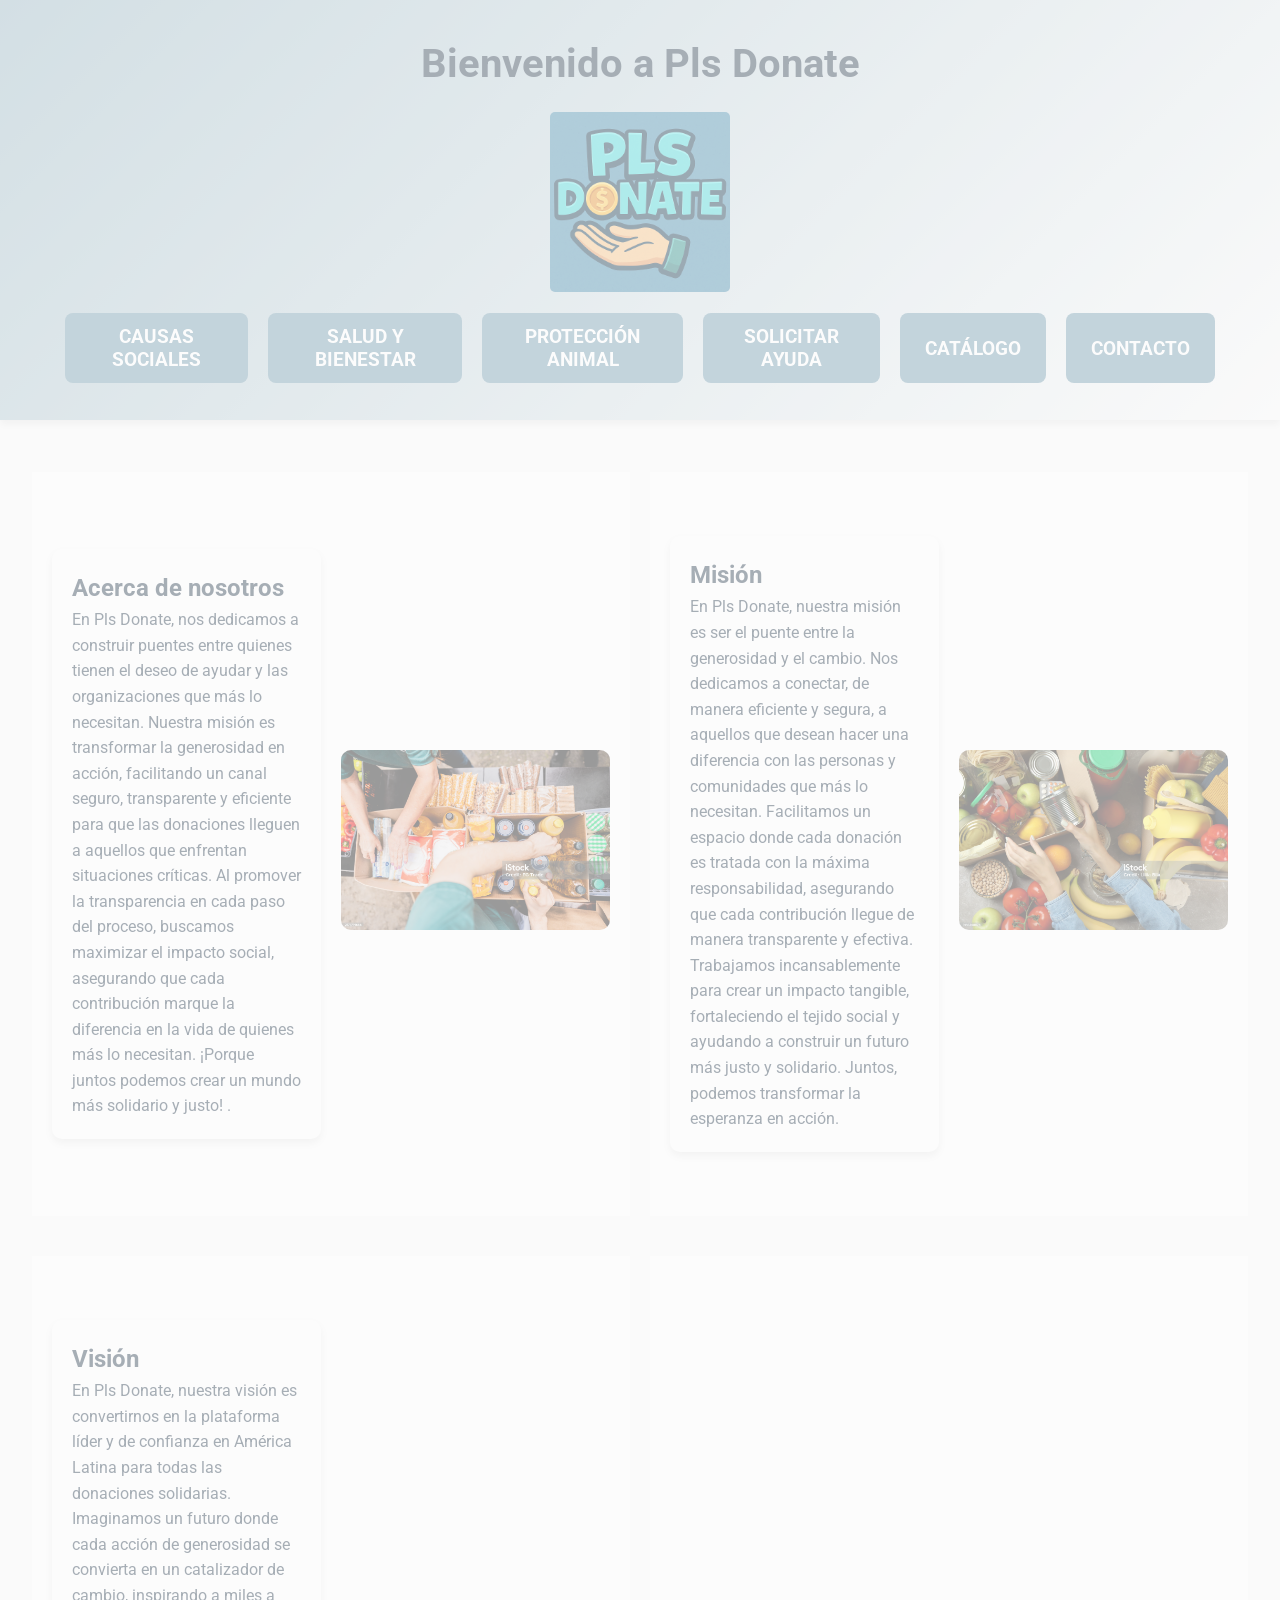
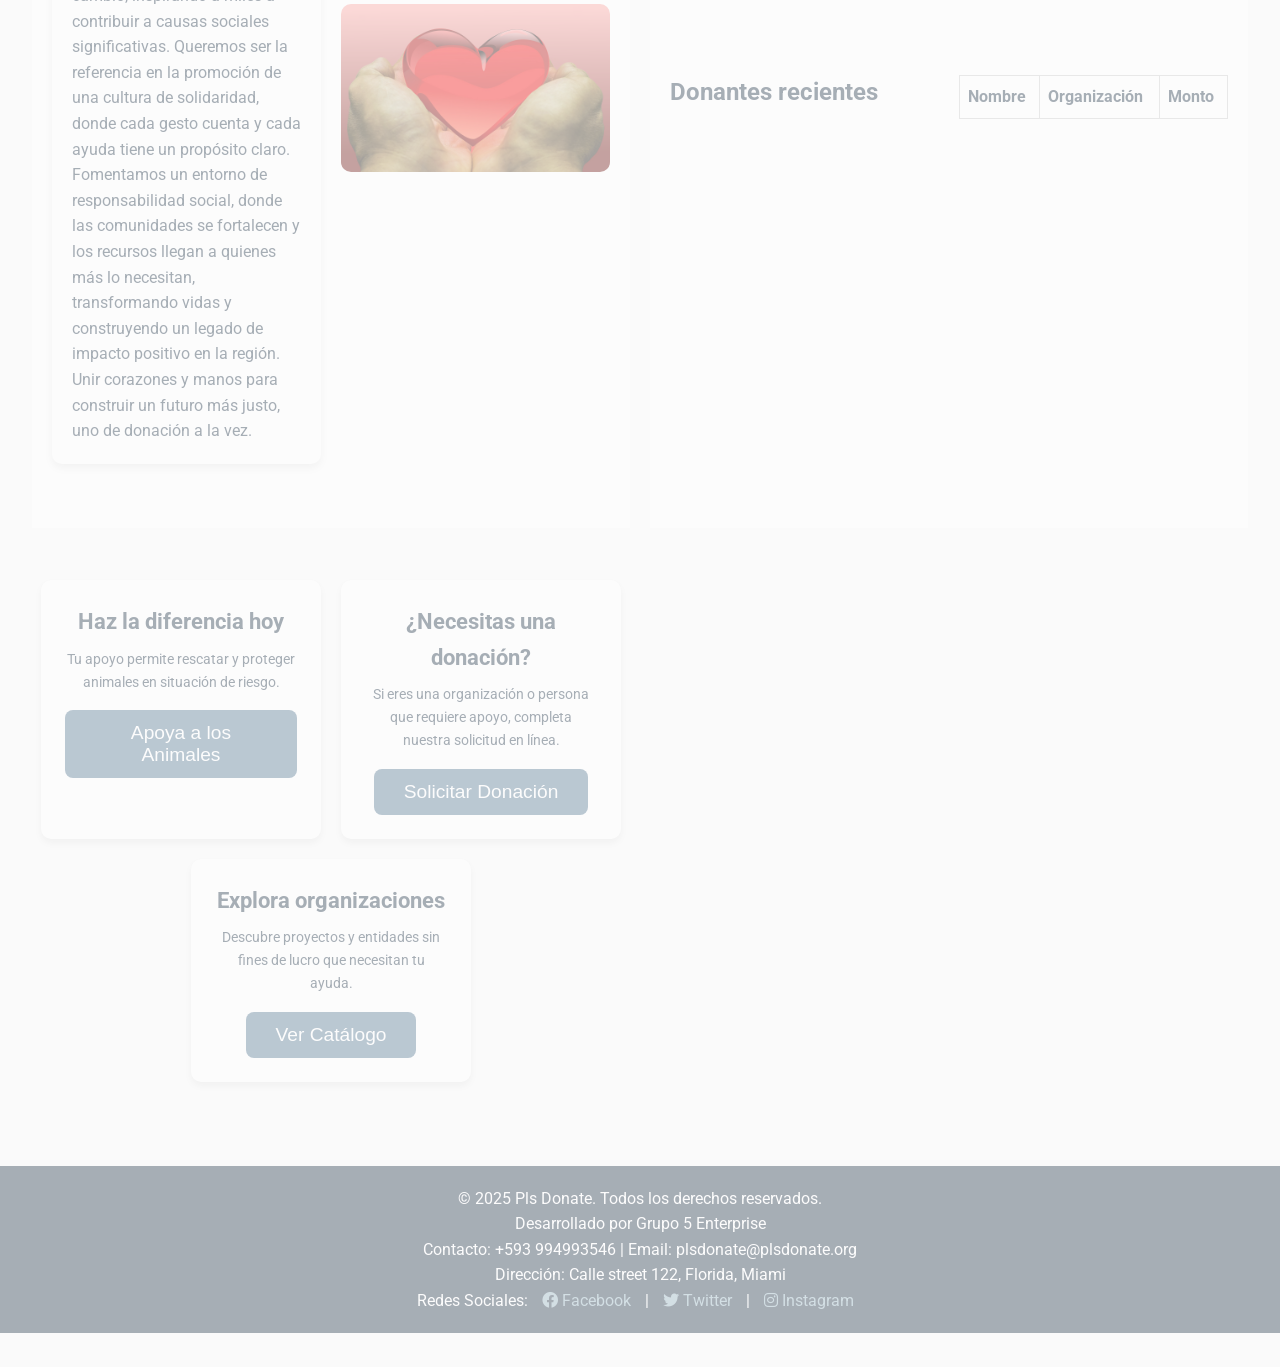
<file: P2ProyectoG5/index.html>
<!DOCTYPE html>
<html lang="es">
<head>
  <meta charset="UTF-8">
  <meta http-equiv="refresh" content="0; url=./pages/home.html">
  <title>Pls Donate</title>
</head>
<body>
  <p>Redirigiendo a la página principal...</p>
</body>
</html>
</file>
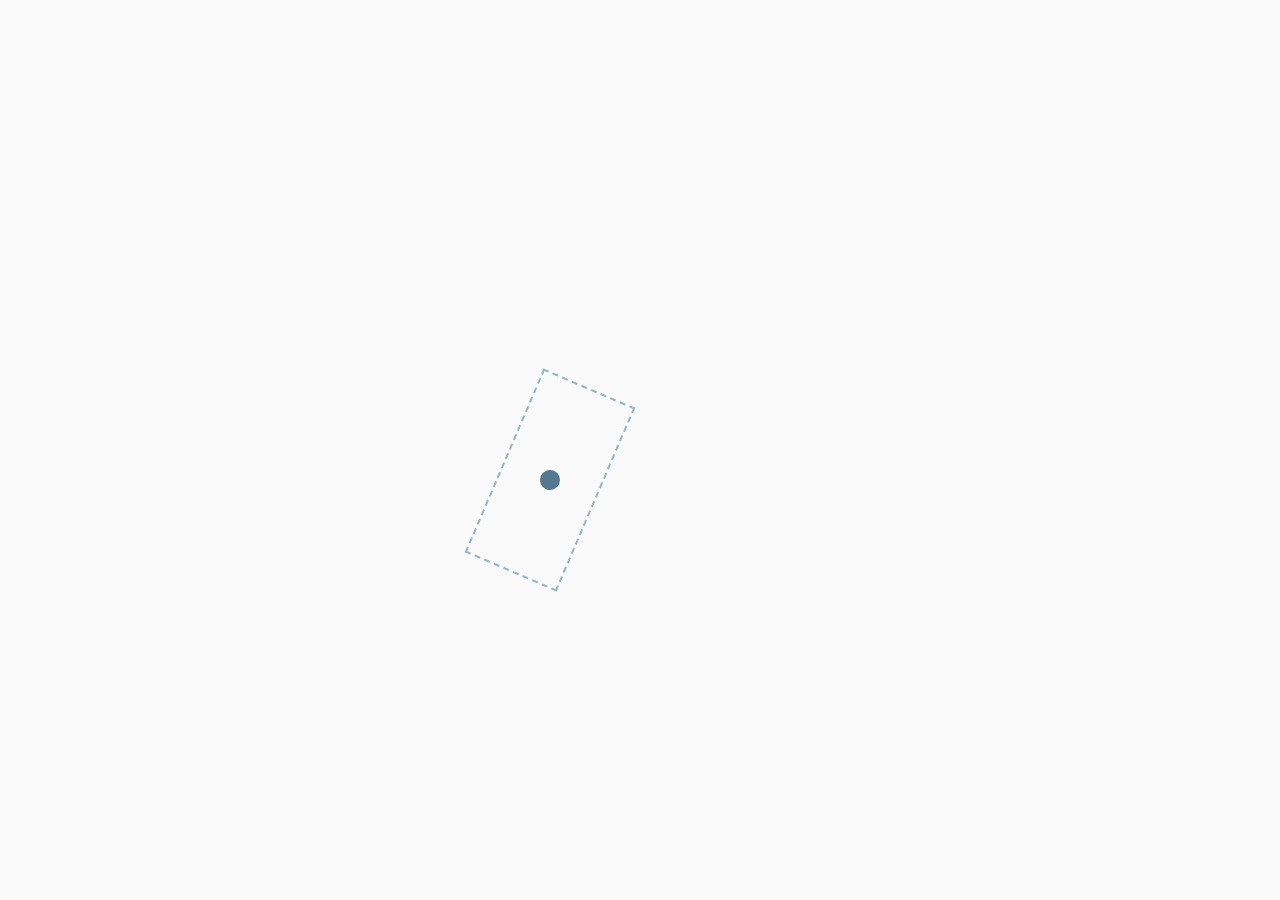
<file: P2ProyectoG5/loader.html>
<!DOCTYPE html>
<html lang="es">
<head>
  <meta charset="UTF-8" />
  <meta name="viewport" content="width=device-width, initial-scale=1.0" />
  <title>Cargando...</title>
  <link rel="stylesheet" href="styles/style.css" />
</head>
<body class="loader-page"> <!-- Aplica la clase 'loader-page' al cuerpo de la página, es para efectos visuales de la animación de carga -->
  <div class="loader-container"> <!-- Contenedor de la animación de carga -->
    <div class="loader-path"></div> <!-- Elemento representa el recorrido o la barra de progreso de la carga -->
    <div class="path-loader"></div> <!-- Elemento adicional que completa la animación de carga -->
  </div>
  <script>
    // Esto  redirige al usuario a la página 'home.html' después de esperar 3 segundos.
    setTimeout(function () {
      window.location.href = 'pages/home.html';  // Cambia la ubicación de la página actual a 'home.html' después de 3 segundos
    }, 3000); // El 'setTimeout' espera 3000 milisegundos (3 segundos) antes de ejecutar la redirección
  </script>
</body>
</html>
</file>
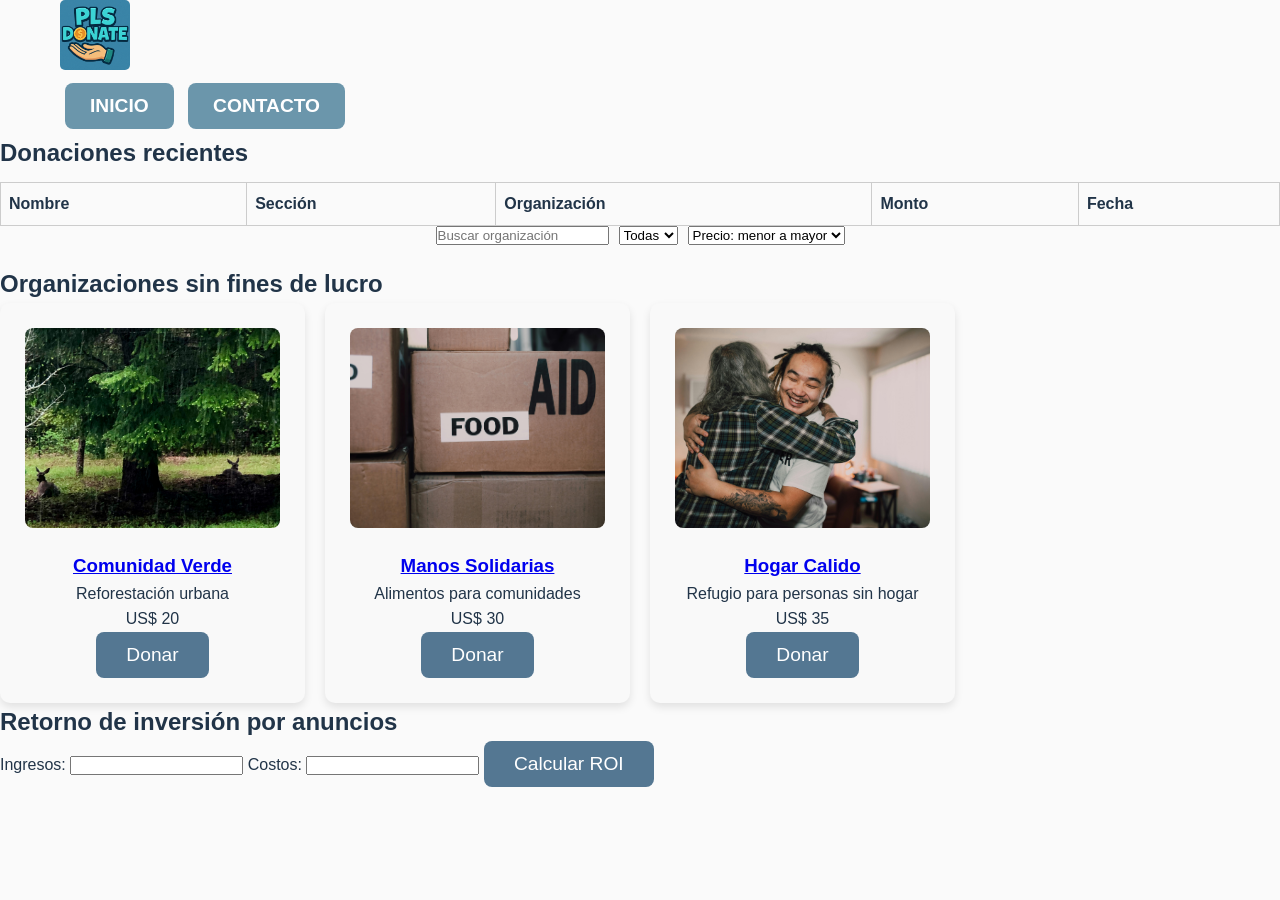
<file: P2ProyectoG5/pages/admin.html>
<!DOCTYPE html>
<html lang="es">
<head>
  <meta charset="UTF-8">
  <meta name="viewport" content="width=device-width, initial-scale=1.0">
  <title>Administrar Catálogo</title>
  <link rel="stylesheet" href="../styles/style.css">
</head>
<body class="catalog fade-in">
  <header class="header">
    <div class="container">
      <img src="../images/logo.png" alt="Logo de Pls Donate" class="logo">
      <nav class="navigation">
        <div class="button-container">
          <button class="nav-button" onclick="location.href='../pages/catalog.html'">Catálogo</button>
        </div>
      </nav>
    </div>
  </header>

  <main class="grid-container">
    <section class="content-section">
      <h1>Administración de Catálogo</h1>
      <form id="add-form" class="info-box">
        <input id="nombre" placeholder="Nombre" required>
        <input id="categoria" placeholder="Categoría" required>
        <input id="precio" type="number" min="0" placeholder="Precio" required>
        <input id="descripcion" placeholder="Descripción" required>
        <input id="imagen" placeholder="URL de imagen" required>
        <button type="submit" class="cta-button">Agregar</button>
      </form>
      <h2>Organizaciones</h2>
      <ul id="admin-list"></ul>
    </section>
  </main>

  <script src="../scripts/catalogManager.js"></script>
  <script>
    const PASSWORD = 'admin123';
    if (prompt('Contraseña de administrador') !== PASSWORD) {
      alert('Acceso denegado');
      location.href = './catalog.html';
    }

    const listEl = document.getElementById('admin-list');
    const formEl = document.getElementById('add-form');
    const submitBtn = formEl.querySelector('button[type="submit"]');
    let baseData = [];
    let editingId = null;

    async function loadBase(){
      try {
        const res = await fetch('./data.json');
        if(res.ok){
          baseData = await res.json();
        }
      } catch(e){}
      renderList();
    }

    function renderList(){
      const items = catalogManager.getMergedCatalog(baseData);
      listEl.innerHTML = '';
      items.forEach(i => {
        const li = document.createElement('li');
        li.textContent = `${i.nombre} - ${i.categoria} - US$ ${i.precio}`;
        const edit = document.createElement('button');
        edit.textContent = 'Editar';
        edit.className = 'cta-button';
        edit.addEventListener('click', () => {
          editingId = i.id;
          document.getElementById('nombre').value = i.nombre;
          document.getElementById('categoria').value = i.categoria;
          document.getElementById('precio').value = i.precio;
          document.getElementById('descripcion').value = i.descripcion;
          document.getElementById('imagen').value = i.imagen;
          submitBtn.textContent = 'Guardar';
        });
        li.appendChild(edit);
        const del = document.createElement('button');
        del.textContent = 'Eliminar';
        del.className = 'cta-button';
        del.addEventListener('click', () => {
          catalogManager.deleteCatalogItem(i.id);
          renderList();
        });
        li.appendChild(del);
        listEl.appendChild(li);
      });
    }

    formEl.addEventListener('submit', e => {
      e.preventDefault();
      const nombre = document.getElementById('nombre').value.trim();
      const categoria = document.getElementById('categoria').value.trim();
      const precio = parseFloat(document.getElementById('precio').value);
      const descripcion = document.getElementById('descripcion').value.trim();
      const imagen = document.getElementById('imagen').value.trim();
      if(!nombre || !categoria || !descripcion || !imagen || isNaN(precio) || precio <= 0){
        alert('Completa todos los campos correctamente');
        return;
      }
      const item = {id: editingId ?? Date.now(), nombre, categoria, precio, descripcion, imagen};
      if(editingId){
        catalogManager.updateCatalogItem(item);
      } else {
        catalogManager.addCatalogItem(item);
      }
      formEl.reset();
      editingId = null;
      submitBtn.textContent = 'Agregar';
      renderList();
    });

    loadBase();
  </script>
</body>
</html>
</file>
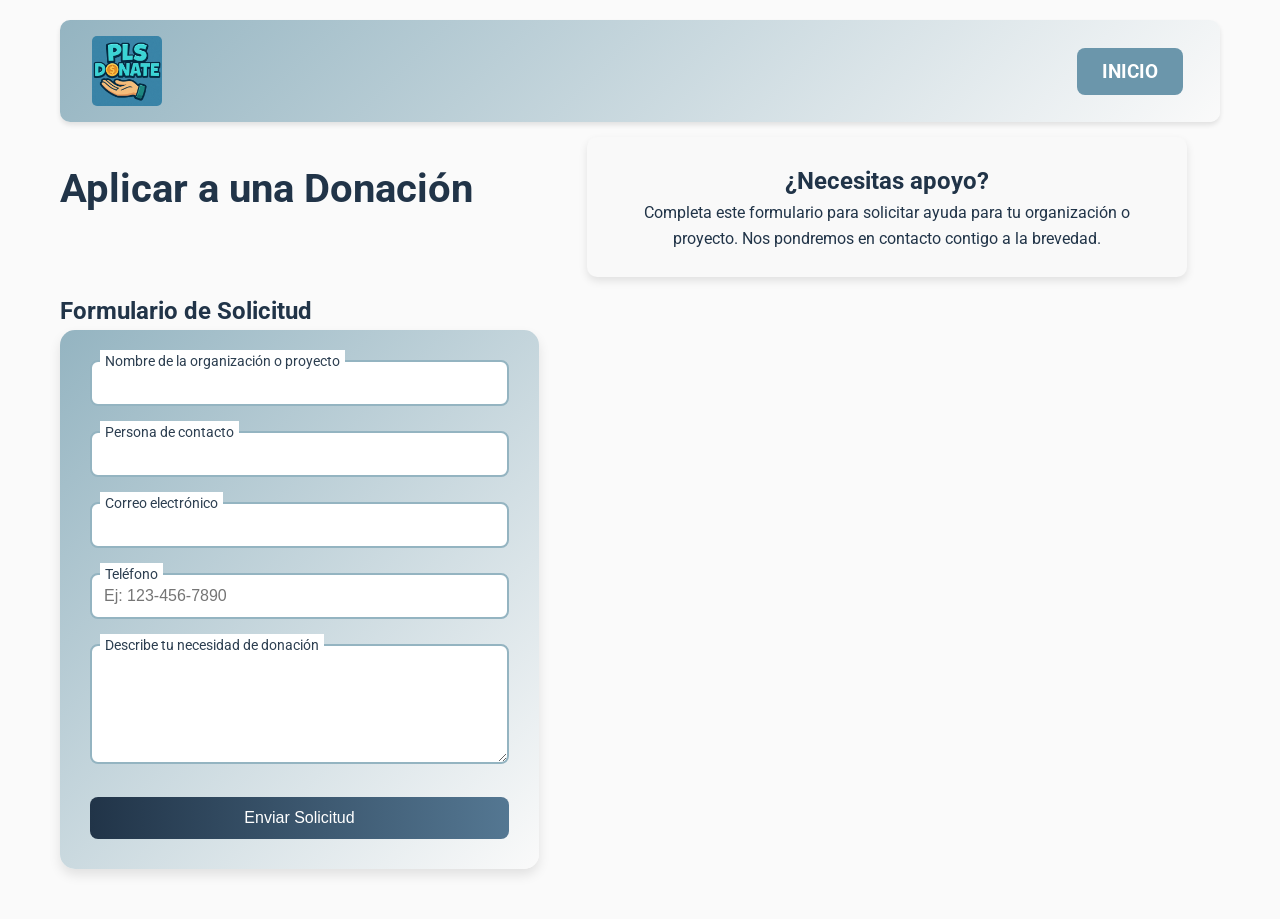
<file: P2ProyectoG5/pages/apply.html>
<!DOCTYPE html>
<html lang="es">
<head>
  <meta charset="UTF-8" />
  <meta name="viewport" content="width=device-width, initial-scale=1.0" />
  <title>Solicitud de Donaciones</title>
  <link href="https://fonts.googleapis.com/css2?family=Roboto:wght@400;700&display=swap" rel="stylesheet" />
  <link rel="stylesheet" href="../styles/style.css" />
</head>
<body class="apply fade-in">
  <div class="grid-container">
    <header id="A" class="area-a">
      <img src="../images/logo.png" alt="Logo de Pls Donate" class="logo" />
      <nav class="navigation">
        <div class="button-container">
          <button class="nav-button" onclick="location.href='../pages/home.html'">Inicio</button>
        </div>
      </nav>
    </header>

    <section id="B1" class="area-b1">
      <h1>Aplicar a una Donación</h1>
    </section>

    <section id="C1" class="area-c1">
      <div class="card">
        <h2>¿Necesitas apoyo?</h2>
        <p>Completa este formulario para solicitar ayuda para tu organización o proyecto. Nos pondremos en contacto contigo a la brevedad.</p>
      </div>
    </section>

    <section id="C2" class="area-c3">
      <h2>Formulario de Solicitud</h2>
      <form class="donation-form" onsubmit="alert('¡Gracias por enviar tu solicitud!'); return false;">
        <div class="form-group">
          <label for="org-nombre">Nombre de la organización o proyecto</label>
          <input type="text" id="org-nombre" name="org-nombre" required />
        </div>
        <div class="form-group">
          <label for="contacto">Persona de contacto</label>
          <input type="text" id="contacto" name="contacto" required />
        </div>
        <div class="form-group">
          <label for="email">Correo electrónico</label>
          <input type="email" id="email" name="email" required />
        </div>
        <div class="form-group">
          <label for="telefono">Teléfono</label>
          <input type="tel" id="telefono" name="telefono" placeholder="Ej: 123-456-7890" pattern="[0-9]{3}-[0-9]{3}-[0-9]{4}" required />
        </div>
        <div class="form-group">
          <label for="descripcion">Describe tu necesidad de donación</label>
          <textarea id="descripcion" name="descripcion" required></textarea>
        </div>
        <button type="submit" class="submit-btn">Enviar Solicitud</button>
      </form>
    </section>
  </div>
</body>
</html>
</file>
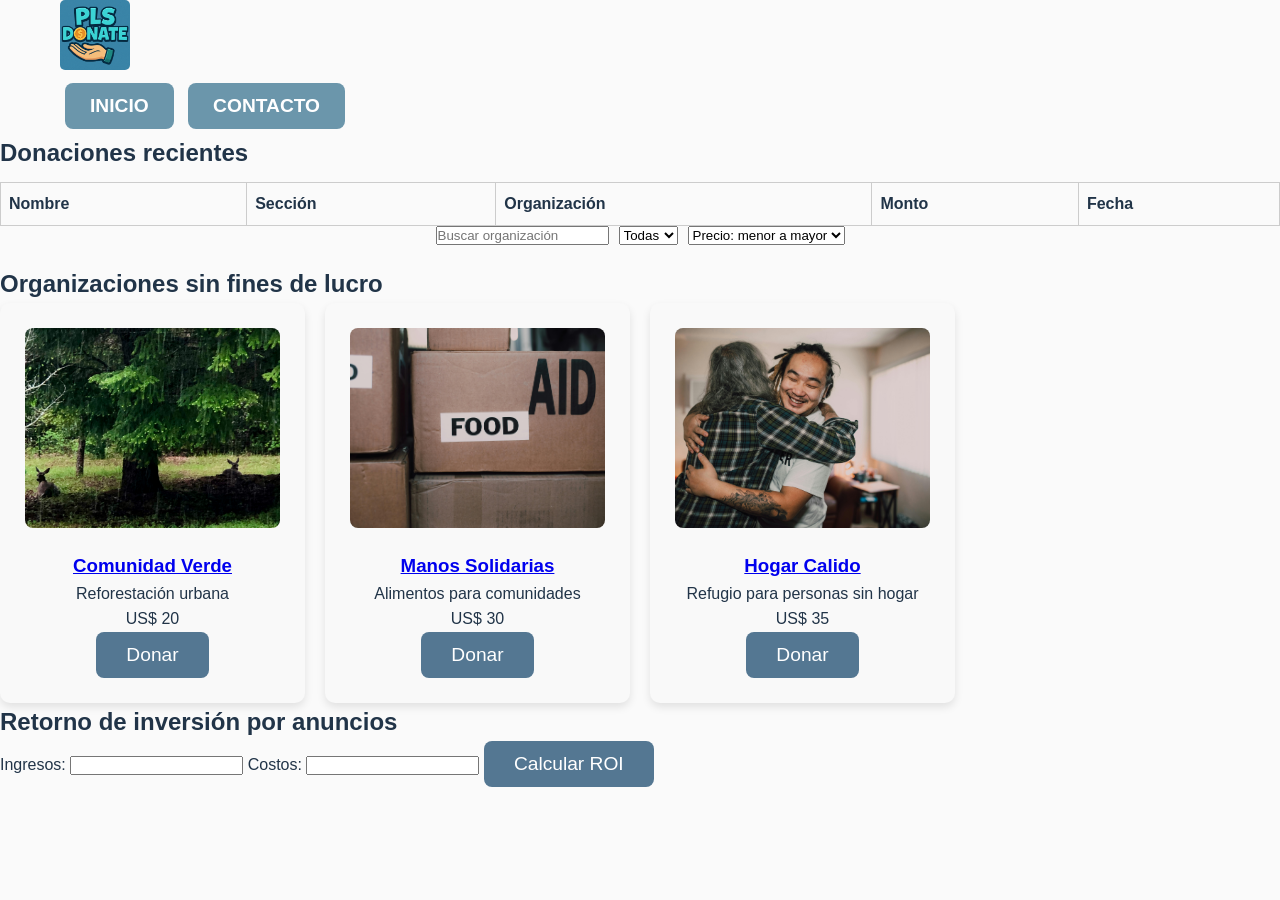
<file: P2ProyectoG5/pages/catalog.html>
<!DOCTYPE html>
<html lang="es">
<head>
  <meta charset="UTF-8">
  <meta name="viewport" content="width=device-width, initial-scale=1.0">
  <title>Catálogo de Organizaciones</title>
  <link rel="stylesheet" href="../styles/style.css">
</head>
<body class="catalog fade-in">
  <header class="header">
    <div class="container">
      <img src="../images/logo.png" alt="Logo de Pls Donate" class="logo">
      <nav class="navigation">
        <div class="button-container">
          <button class="nav-button" onclick="location.href='../pages/home.html'">Inicio</button>
          <button class="nav-button" onclick="location.href='../pages/contact.html'">Contacto</button>
        </div>
      </nav>
    </div>
  </header>

  <main class="grid-container">
    <section class="content-section">
      <h2>Donaciones recientes</h2>
      <table id="donor-table">
        <thead>
          <tr><th>Nombre</th><th>Sección</th><th>Organización</th><th>Monto</th><th>Fecha</th></tr>
        </thead>
        <tbody></tbody>
      </table>
    </section>

    <section class="controls">
      <input type="text" id="search" placeholder="Buscar organización" />
      <select id="category-filter"></select>
      <select id="sort">
        <option value="asc">Precio: menor a mayor</option>
        <option value="desc">Precio: mayor a menor</option>
      </select>
    </section>

    <section class="content-section">
      <h1>Organizaciones sin fines de lucro</h1>
      <div id="catalog" class="card-grid"></div>
      <p id="loading" class="info-box">Cargando...</p>
      <p id="error" class="info-box hidden">Error al cargar datos</p>
    </section>

    <section class="content-section">
      <h2>Retorno de inversión por anuncios</h2>
      <div class="info-box">
        <label for="revenue">Ingresos:</label>
        <input id="revenue" type="number" min="0">
        <label for="cost">Costos:</label>
        <input id="cost" type="number" min="0">
        <button class="cta-button" onclick="showROI()">Calcular ROI</button>
        <p id="roi-result"></p>
      </div>
    </section>
  </main>

  <script src="../scripts/donations.js"></script>
  <script>
    const catalogEl = document.getElementById('catalog');
    const loadingEl = document.getElementById('loading');
    const errorEl = document.getElementById('error');
    const searchEl = document.getElementById('search');
    const filterEl = document.getElementById('category-filter');
    const sortEl = document.getElementById('sort');

    let catalogData = [];

    async function loadCatalog() {
      try {
        const res = await fetch('./data.json');
        if (!res.ok) throw new Error('Network');
        catalogData = await res.json();
        renderFilters();
        renderCatalog();
      } catch (e) {
        errorEl.classList.remove('hidden');
      } finally {
        loadingEl.classList.add('hidden');
      }
    }

    function renderFilters() {
      const categories = Array.from(new Set(catalogData.map(i => i.categoria)));
      filterEl.innerHTML = '<option value="">Todas</option>' +
        categories.map(c => `<option value="${c}">${c}</option>`).join('');
    }

    function renderCatalog() {
      catalogEl.innerHTML = '';
      let items = [...catalogData];
      const search = searchEl.value.toLowerCase();
      const category = filterEl.value;
      if (search) items = items.filter(i => i.nombre.toLowerCase().includes(search));
      if (category) items = items.filter(i => i.categoria === category);
      items.sort((a,b) => sortEl.value === 'asc' ? a.precio - b.precio : b.precio - a.precio);
      items.forEach(i => {
        const card = document.createElement('div');
        card.className = 'card';
        card.innerHTML = `<img src="${i.imagen}" alt="${i.nombre}"><h3><a href="detail.html?id=${i.id}">${i.nombre}</a></h3><p>${i.descripcion}</p><p>US$ ${i.precio}</p>`;
        const btn = document.createElement('button');
        btn.className = 'cta-button';
        btn.textContent = 'Donar';
        btn.addEventListener('click', () => donate(i));
        card.appendChild(btn);
        catalogEl.appendChild(card);
      });
    }

    function donate(item) {
      const nombreIngresado = prompt('¿Cuál es tu nombre?');
      const montoIngresado = prompt('¿Cuánto deseas donar?');
      if (montoIngresado === null) return;
      const monto = parseFloat(montoIngresado);
      if (isNaN(monto) || monto <= 0) {
        alert('Ingresa un monto válido');
        return;
      }
      const entry = {
        nombre: nombreIngresado && nombreIngresado.trim() ? nombreIngresado.trim() : 'Anónima',
        seccion: item.categoria,
        organizacion: item.nombre,
        monto,
        fecha: new Date().toISOString().split('T')[0]
      };
      addDonation(entry);
      renderDonations();
    }

    function showROI() {
      const revenue = parseFloat(document.getElementById('revenue').value);
      const cost = parseFloat(document.getElementById('cost').value);
      if (isNaN(revenue) || isNaN(cost) || cost <= 0 || revenue < 0) {
        document.getElementById('roi-result').textContent = 'Ingresa valores válidos';
        return;
      }
      const roi = ((revenue - cost) / cost) * 100;
      document.getElementById('roi-result').textContent = `ROI: ${roi.toFixed(2)}%`;
    }

    searchEl.addEventListener('keyup', renderCatalog);
    filterEl.addEventListener('change', renderCatalog);
    sortEl.addEventListener('change', renderCatalog);

    loadCatalog();
    renderDonations();
  </script>
</body>
</html>
</file>
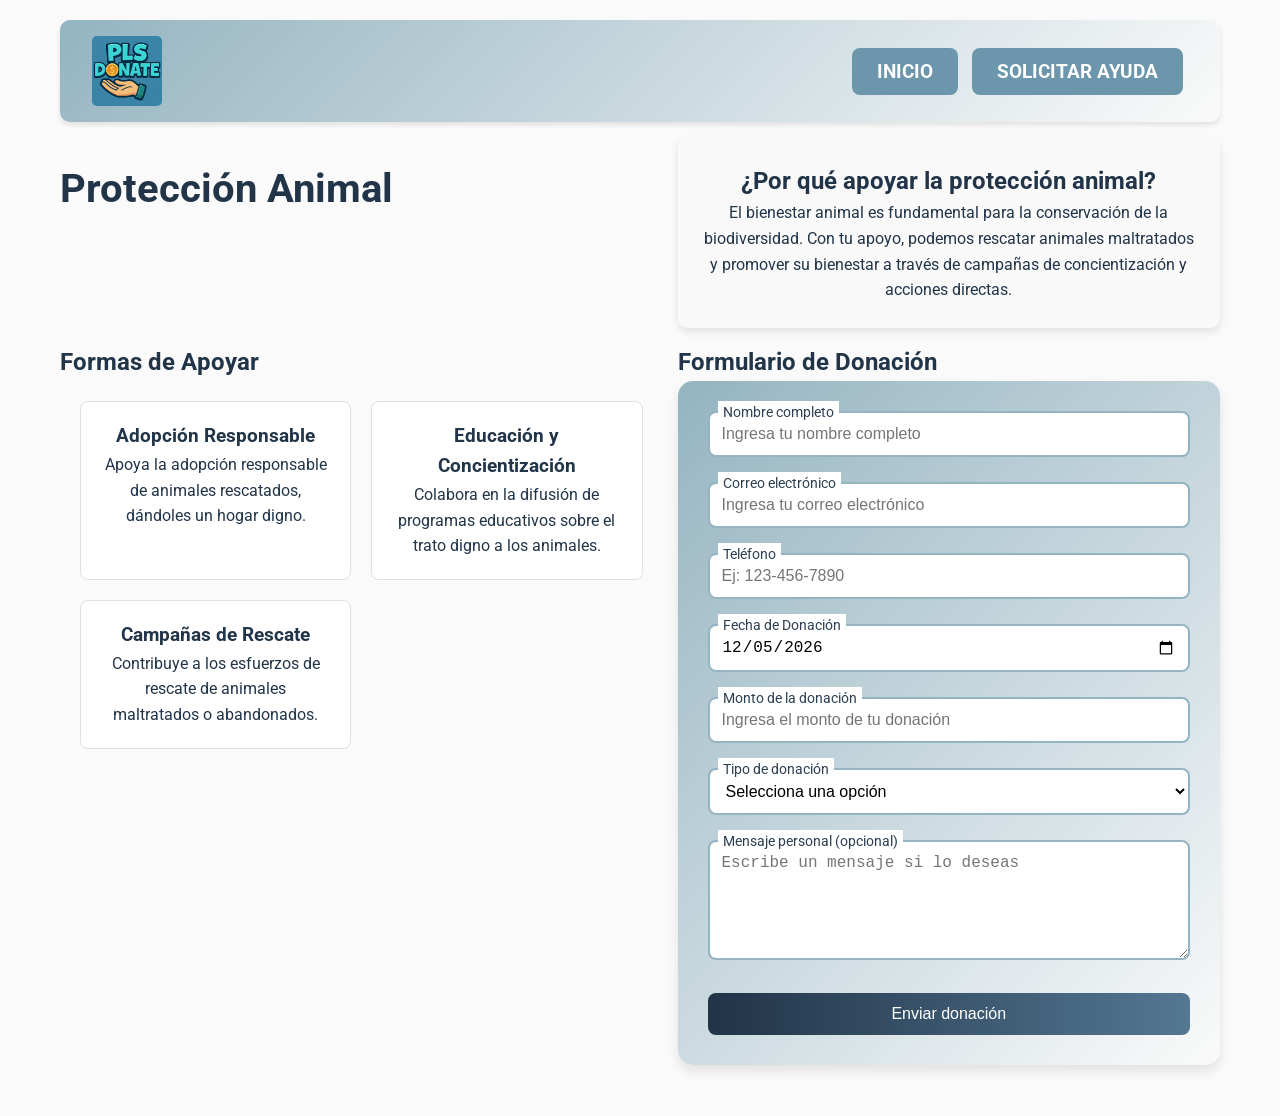
<file: P2ProyectoG5/pages/cause_animal.html>
<!DOCTYPE html>
<html lang="es">
<head>
  <meta charset="UTF-8" />
  <meta name="viewport" content="width=device-width, initial-scale=1.0" />
  <title>Protección Animal</title>
  <link href="https://fonts.googleapis.com/css2?family=Roboto:wght@400;700&display=swap" rel="stylesheet" />
  <link rel="stylesheet" href="../styles/style.css" />
</head>
<body class="protection-animal fade-in">
  <div class="grid-container">
    <header id="A" class="area-a">
      <img src="../images/logo.png" alt="Logo de Pls Donate" class="logo" />
      <nav class="navigation">
        <div class="button-container">
          <button class="nav-button" onclick="location.href='../pages/home.html'">Inicio</button>
          <button class="nav-button" onclick="location.href='../pages/apply.html'">Solicitar Ayuda</button>
        </div>
      </nav>
    </header>

    <section id="B1" class="area-b1">
      <h1>Protección Animal</h1>
    </section>

    <section id="C1" class="area-c1">
      <div class="card">
        <h2>¿Por qué apoyar la protección animal?</h2>
        <p>
          El bienestar animal es fundamental para la conservación de la biodiversidad. Con tu apoyo, podemos rescatar animales maltratados y promover su bienestar a través de campañas de concientización y acciones directas.
        </p>
      </div>
    </section>

    <section id="C2" class="area-c2">
      <h2>Formas de Apoyar</h2>
      <div class="support-options">
        <div class="support-item">
          <h3>Adopción Responsable</h3>
          <p>Apoya la adopción responsable de animales rescatados, dándoles un hogar digno.</p>
        </div>
        <div class="support-item">
          <h3>Educación y Concientización</h3>
          <p>Colabora en la difusión de programas educativos sobre el trato digno a los animales.</p>
        </div>
        <div class="support-item">
          <h3>Campañas de Rescate</h3>
          <p>Contribuye a los esfuerzos de rescate de animales maltratados o abandonados.</p>
        </div>
      </div>
    </section>

    <section id="C3" class="area-c3">
      <h2>Formulario de Donación</h2>
      <form class="donation-form">
        <div class="form-group">
          <label for="nombre">Nombre completo</label>
          <input type="text" id="nombre" name="nombre" placeholder="Ingresa tu nombre completo" />
        </div>
        <div class="form-group">
          <label for="email">Correo electrónico</label>
          <input type="email" id="email" name="email" placeholder="Ingresa tu correo electrónico" required />
        </div>
        <div class="form-group">
          <label for="telefono">Teléfono</label>
          <input type="tel" id="telefono" name="telefono" placeholder="Ej: 123-456-7890" pattern="[0-9]{3}-[0-9]{3}-[0-9]{4}" required />
        </div>
        <div class="form-group">
          <label for="fecha">Fecha de Donación</label>
          <input type="date" id="fecha" name="fecha" required />
        </div>
        <div class="form-group">
          <label for="monto">Monto de la donación</label>
          <input type="number" id="monto" name="monto" placeholder="Ingresa el monto de tu donación" required min="1" />
        </div>
        <div class="form-group">
          <label for="tipo">Tipo de donación</label>
          <select id="tipo" name="tipo" required>
            <option value="">Selecciona una opción</option>
            <option value="dinero">Dinero</option>
            <option value="alimentos">Alimentos</option>
            <option value="medicamentos">Medicamentos</option>
            <option value="tiempo">Tiempo (Voluntariado)</option>
          </select>
        </div>
        <div class="form-group">
          <label for="mensaje">Mensaje personal (opcional)</label>
          <textarea id="mensaje" name="mensaje" placeholder="Escribe un mensaje si lo deseas"></textarea>
        </div>
        <button type="submit" class="submit-btn">Enviar donación</button>
      </form>
    </section>
  </div>
  <script src="../scripts/donations.js"></script>
  <script>
      const fechaInput = document.getElementById('fecha');
      const today = new Date().toISOString().split('T')[0];
      fechaInput.value = today;
      fechaInput.min = today;
      document.querySelector('.donation-form').addEventListener('submit', function(e) {
        e.preventDefault();
        const nombre = document.getElementById('nombre').value.trim() || 'Anónima';
        const monto = parseFloat(document.getElementById('monto').value);
        const fecha = document.getElementById('fecha').value;
        if (isNaN(monto) || monto <= 0) {
          alert('Ingresa un monto válido');
          return;
        }
        addDonation({ nombre, seccion: 'Protección Animal', organizacion: '', monto, fecha });
        renderDonations();
        alert('¡Gracias por tu donación! Nos pondremos en contacto contigo pronto.');
        this.reset();
      });
  </script>
</body>
</html>
</file>
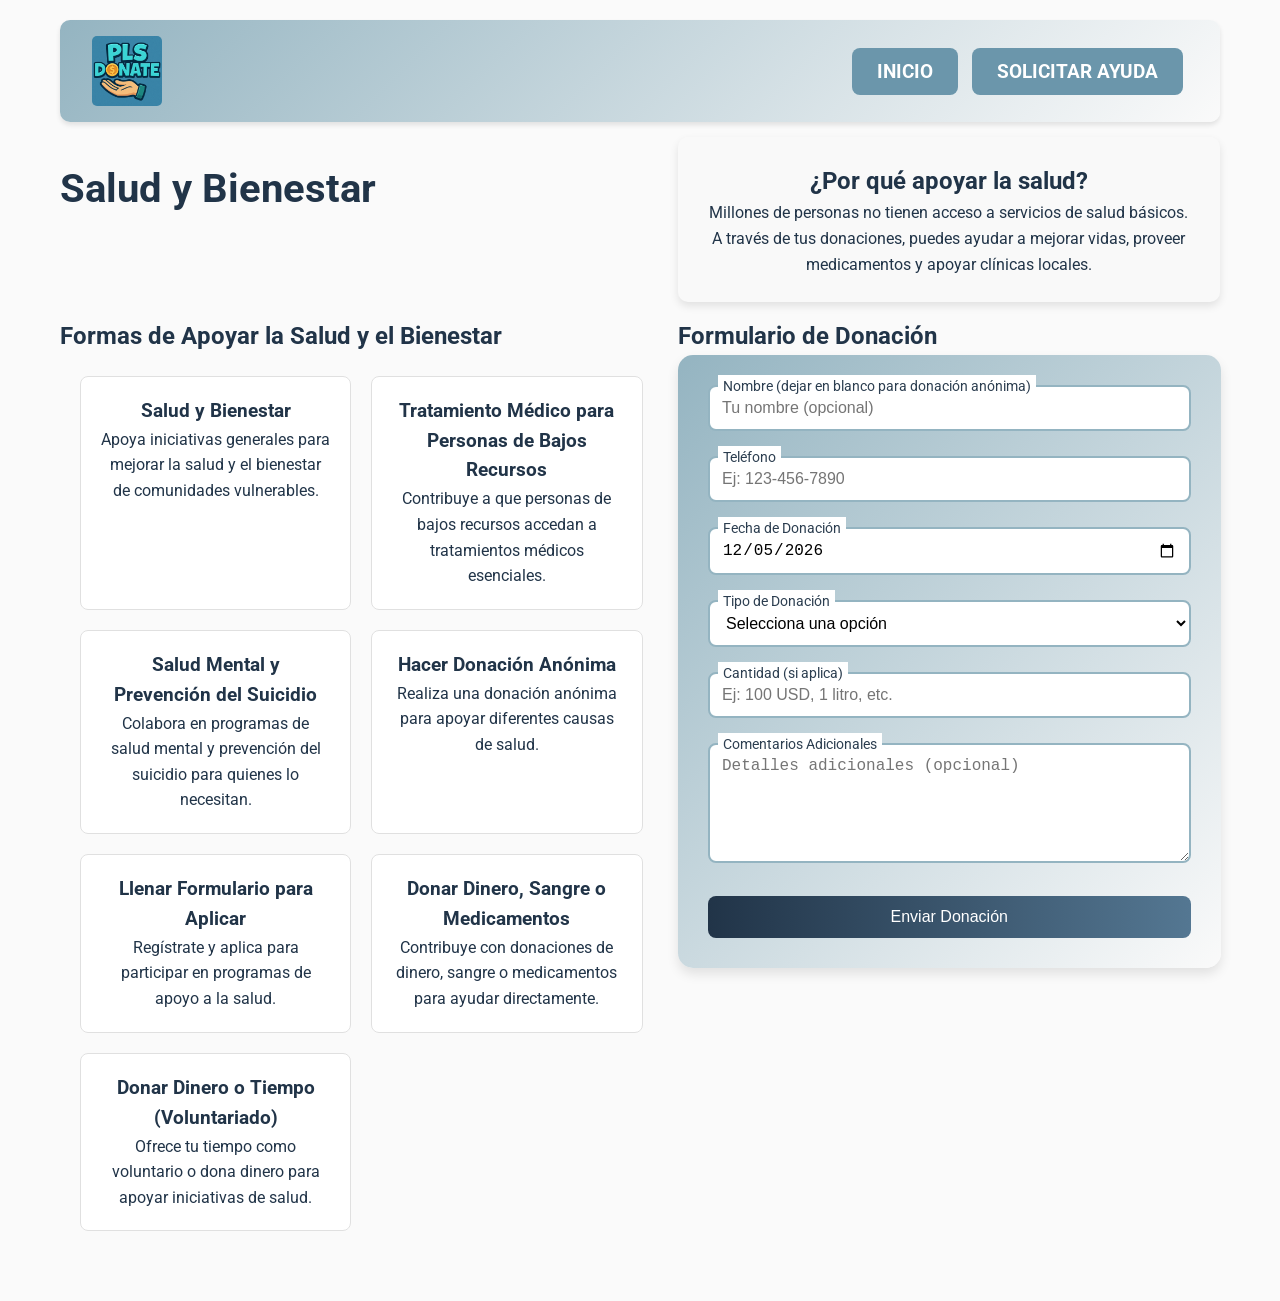
<file: P2ProyectoG5/pages/cause_health.html>
<!DOCTYPE html>
<html lang="es">
<head>
  <meta charset="UTF-8" />
  <meta name="viewport" content="width=device-width, initial-scale=1.0" />
  <title>Salud y Bienestar</title>
  <link href="https://fonts.googleapis.com/css2?family=Roboto:wght@400;700&display=swap" rel="stylesheet" />
  <link rel="stylesheet" href="../styles/style.css" />
</head>
<body class="cause-health fade-in">
  <div class="grid-container">
    <header id="A" class="area-a">
      <img src="../images/logo.png" alt="Logo de Pls Donate" class="logo" />
      <nav class="navigation">
        <div class="button-container">
          <button class="nav-button" onclick="location.href='../pages/home.html'">Inicio</button>
          <button class="nav-button" onclick="location.href='../pages/apply.html'">Solicitar Ayuda</button>
        </div>
      </nav>
    </header>

    <section id="B1" class="area-b1">
      <h1>Salud y Bienestar</h1>
    </section>

    <section id="C1" class="area-c1 slide-in-left">
      <div class="card">
        <h2>¿Por qué apoyar la salud?</h2>
        <p>
          Millones de personas no tienen acceso a servicios de salud básicos. A través de tus donaciones, puedes ayudar a mejorar vidas, proveer medicamentos y apoyar clínicas locales.
        </p>
      </div>
    </section>

    <section id="C2" class="area-c2 slide-in-right">
      <h2>Formas de Apoyar la Salud y el Bienestar</h2>
      <div class="support-options">
        <div class="support-item"><h3>Salud y Bienestar</h3><p>Apoya iniciativas generales para mejorar la salud y el bienestar de comunidades vulnerables.</p></div>
        <div class="support-item"><h3>Tratamiento Médico para Personas de Bajos Recursos</h3><p>Contribuye a que personas de bajos recursos accedan a tratamientos médicos esenciales.</p></div>
        <div class="support-item"><h3>Salud Mental y Prevención del Suicidio</h3><p>Colabora en programas de salud mental y prevención del suicidio para quienes lo necesitan.</p></div>
        <div class="support-item"><h3>Hacer Donación Anónima</h3><p>Realiza una donación anónima para apoyar diferentes causas de salud.</p></div>
        <div class="support-item"><h3>Llenar Formulario para Aplicar</h3><p>Regístrate y aplica para participar en programas de apoyo a la salud.</p></div>
        <div class="support-item"><h3>Donar Dinero, Sangre o Medicamentos</h3><p>Contribuye con donaciones de dinero, sangre o medicamentos para ayudar directamente.</p></div>
        <div class="support-item"><h3>Donar Dinero o Tiempo (Voluntariado)</h3><p>Ofrece tu tiempo como voluntario o dona dinero para apoyar iniciativas de salud.</p></div>
      </div>
    </section>

    <section id="C3" class="area-c3 zoom-in">
      <h2>Formulario de Donación</h2>
      <form class="donation-form">
        <div class="form-group">
          <label for="nombre">Nombre (dejar en blanco para donación anónima)</label>
          <input type="text" id="nombre" name="nombre" placeholder="Tu nombre (opcional)" />
        </div>
        <div class="form-group">
          <label for="telefono">Teléfono</label>
          <input type="tel" id="telefono" name="telefono" placeholder="Ej: 123-456-7890" pattern="[0-9]{3}-[0-9]{3}-[0-9]{4}" required />
        </div>
        <div class="form-group">
          <label for="fecha">Fecha de Donación</label>
          <input type="date" id="fecha" name="fecha" required />
        </div>
        <div class="form-group">
          <label for="tipo-donacion">Tipo de Donación</label>
          <select id="tipo-donacion" name="tipo-donacion" required>
            <option value="">Selecciona una opción</option>
            <option value="dinero">Dinero</option>
            <option value="sangre">Sangre</option>
            <option value="medicamentos">Medicamentos</option>
            <option value="tiempo">Tiempo (Voluntariado)</option>
          </select>
        </div>
        <div class="form-group" id="cantidad-group">
          <label for="cantidad">Cantidad (si aplica)</label>
          <input type="text" id="cantidad" name="cantidad" placeholder="Ej: 100 USD, 1 litro, etc." required pattern="[0-9]+(\\s*[a-zA-Z]+)?" title="Ingresa un número seguido de una unidad si aplica (ej: 100 USD, 1 litro)" />
        </div>
        <div class="form-group">
          <label for="comentarios">Comentarios Adicionales</label>
          <textarea id="comentarios" name="comentarios" placeholder="Detalles adicionales (opcional)"></textarea>
        </div>
        <button type="submit" class="submit-btn">Enviar Donación</button>
      </form>
    </section>
  </div>
  <script src="../scripts/donations.js"></script>
  <script>
      const fechaInput = document.getElementById('fecha');
      const today = new Date().toISOString().split('T')[0];
      fechaInput.value = today;
      fechaInput.min = today;
      document.querySelector('.donation-form').addEventListener('submit', function(e) {
        e.preventDefault();
        const nombre = document.getElementById('nombre').value.trim() || 'Anónima';
        const monto = parseFloat(document.getElementById('cantidad').value);
        const fecha = document.getElementById('fecha').value;
        if (isNaN(monto) || monto <= 0) {
          alert('Ingresa un monto válido');
          return;
        }
        addDonation({ nombre, seccion: 'Salud y Bienestar', organizacion: '', monto, fecha });
        renderDonations();
        alert('¡Gracias por tu donación! Nos pondremos en contacto contigo pronto.');
        this.reset();
      });
  </script>
</body>
</html>
</file>
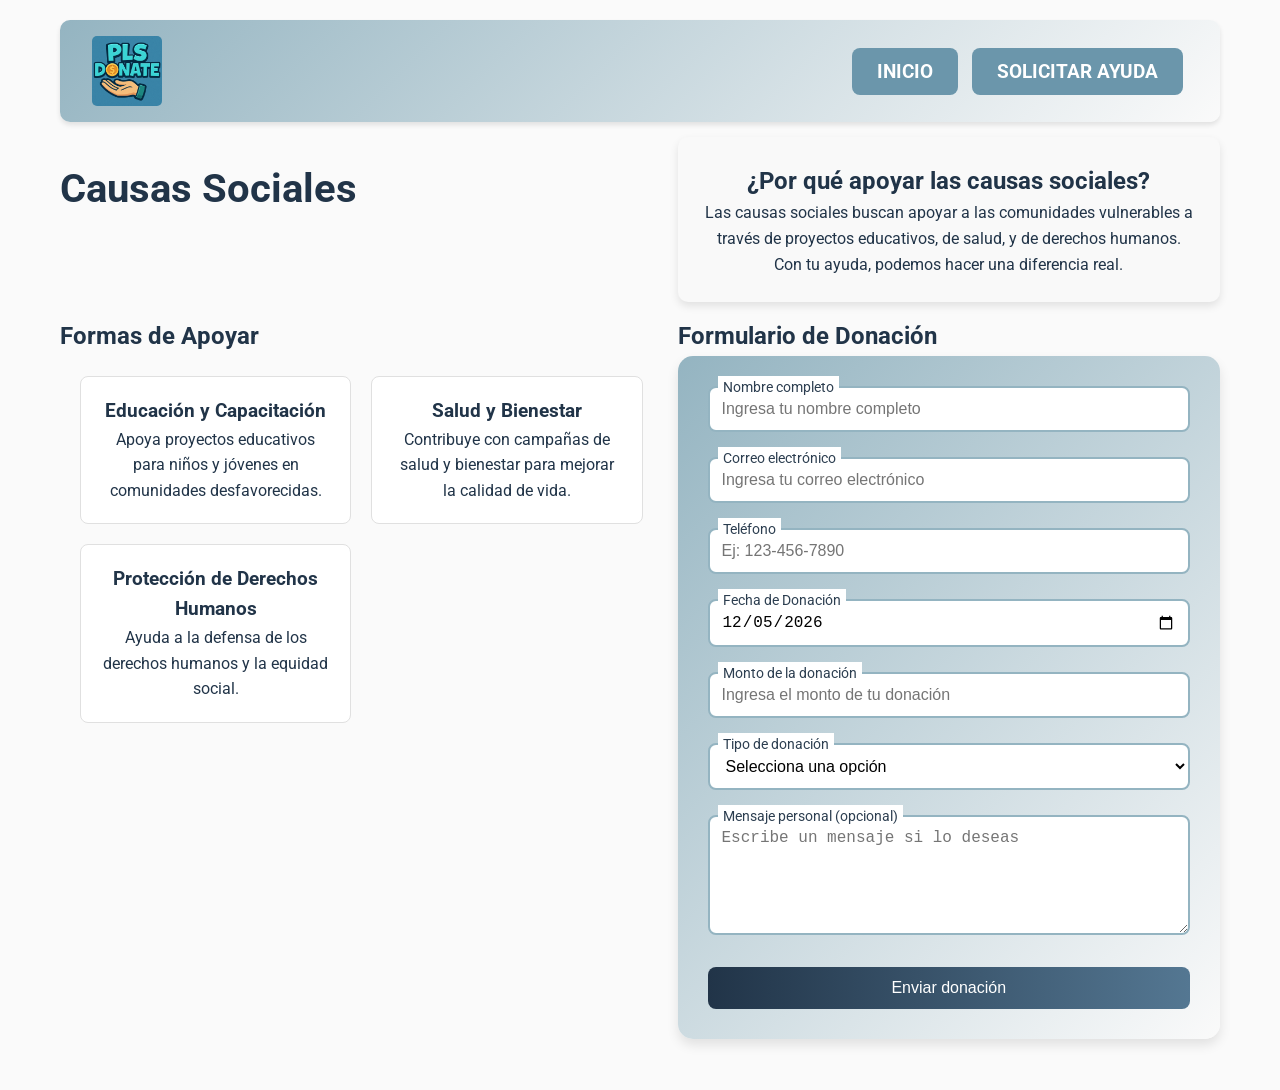
<file: P2ProyectoG5/pages/cause_social.html>
<!DOCTYPE html>
<html lang="es">
<head>
  <meta charset="UTF-8" />
  <meta name="viewport" content="width=device-width, initial-scale=1.0" />
  <title>Causas Sociales</title>
  <link href="https://fonts.googleapis.com/css2?family=Roboto:wght@400;700&display=swap" rel="stylesheet" />
  <link rel="stylesheet" href="../styles/style.css" />
</head>
<body class="cause-social fade-in">
  <div class="grid-container">
    <header id="A" class="area-a">
      <img src="../images/logo.png" alt="Logo de Pls Donate" class="logo" />
      <nav class="navigation">
        <div class="button-container">
          <button class="nav-button" onclick="location.href='../pages/home.html'">Inicio</button>
          <button class="nav-button" onclick="location.href='../pages/apply.html'">Solicitar Ayuda</button>
        </div>
      </nav>
    </header>

    <section id="B1" class="area-b1">
      <h1>Causas Sociales</h1>
    </section>

    <section id="C1" class="area-c1">
      <div class="card">
        <h2>¿Por qué apoyar las causas sociales?</h2>
        <p>
          Las causas sociales buscan apoyar a las comunidades vulnerables a través de proyectos educativos, de salud, y de derechos humanos. Con tu ayuda, podemos hacer una diferencia real.
        </p>
      </div>
    </section>

    <section id="C2" class="area-c2">
      <h2>Formas de Apoyar</h2>
      <div class="support-options">
        <div class="support-item">
          <h3>Educación y Capacitación</h3>
          <p>Apoya proyectos educativos para niños y jóvenes en comunidades desfavorecidas.</p>
        </div>
        <div class="support-item">
          <h3>Salud y Bienestar</h3>
          <p>Contribuye con campañas de salud y bienestar para mejorar la calidad de vida.</p>
        </div>
        <div class="support-item">
          <h3>Protección de Derechos Humanos</h3>
          <p>Ayuda a la defensa de los derechos humanos y la equidad social.</p>
        </div>
      </div>
    </section>

    <section id="C3" class="area-c3">
      <h2>Formulario de Donación</h2>
      <form class="donation-form">
        <div class="form-group">
          <label for="nombre">Nombre completo</label>
          <input type="text" id="nombre" name="nombre" placeholder="Ingresa tu nombre completo" />
        </div>
        <div class="form-group">
          <label for="email">Correo electrónico</label>
          <input type="email" id="email" name="email" placeholder="Ingresa tu correo electrónico" required />
        </div>
        <div class="form-group">
          <label for="telefono">Teléfono</label>
          <input type="tel" id="telefono" name="telefono" placeholder="Ej: 123-456-7890" pattern="[0-9]{3}-[0-9]{3}-[0-9]{4}" required />
        </div>
        <div class="form-group">
          <label for="fecha">Fecha de Donación</label>
          <input type="date" id="fecha" name="fecha" required />
        </div>
        <div class="form-group">
          <label for="monto">Monto de la donación</label>
          <input type="number" id="monto" name="monto" placeholder="Ingresa el monto de tu donación" required min="1" />
        </div>
        <div class="form-group">
          <label for="tipo">Tipo de donación</label>
          <select id="tipo" name="tipo" required>
            <option value="">Selecciona una opción</option>
            <option value="dinero">Dinero</option>
            <option value="ropa">Ropa</option>
            <option value="alimentos">Alimentos</option>
            <option value="refugio">Refugio</option>
            <option value="asesoria">Asesoría legal</option>
          </select>
        </div>
        <div class="form-group">
          <label for="mensaje">Mensaje personal (opcional)</label>
          <textarea id="mensaje" name="mensaje" placeholder="Escribe un mensaje si lo deseas"></textarea>
        </div>
        <button type="submit" class="submit-btn">Enviar donación</button>
      </form>
    </section>
  </div>
  <script src="../scripts/donations.js"></script>
  <script>
      const fechaInput = document.getElementById('fecha');
      const today = new Date().toISOString().split('T')[0];
      fechaInput.value = today;
      fechaInput.min = today;
      document.querySelector('.donation-form').addEventListener('submit', function(e) {
        e.preventDefault();
        const nombre = document.getElementById('nombre').value.trim() || 'Anónima';
        const monto = parseFloat(document.getElementById('monto').value);
        const fecha = document.getElementById('fecha').value;
        if (isNaN(monto) || monto <= 0) {
          alert('Ingresa un monto válido');
          return;
        }
        addDonation({ nombre, seccion: 'Causas Sociales', organizacion: '', monto, fecha });
        renderDonations();
        alert('¡Gracias por tu donación! Nos pondremos en contacto contigo pronto.');
        this.reset();
      });
  </script>
</body>
</html>
</file>
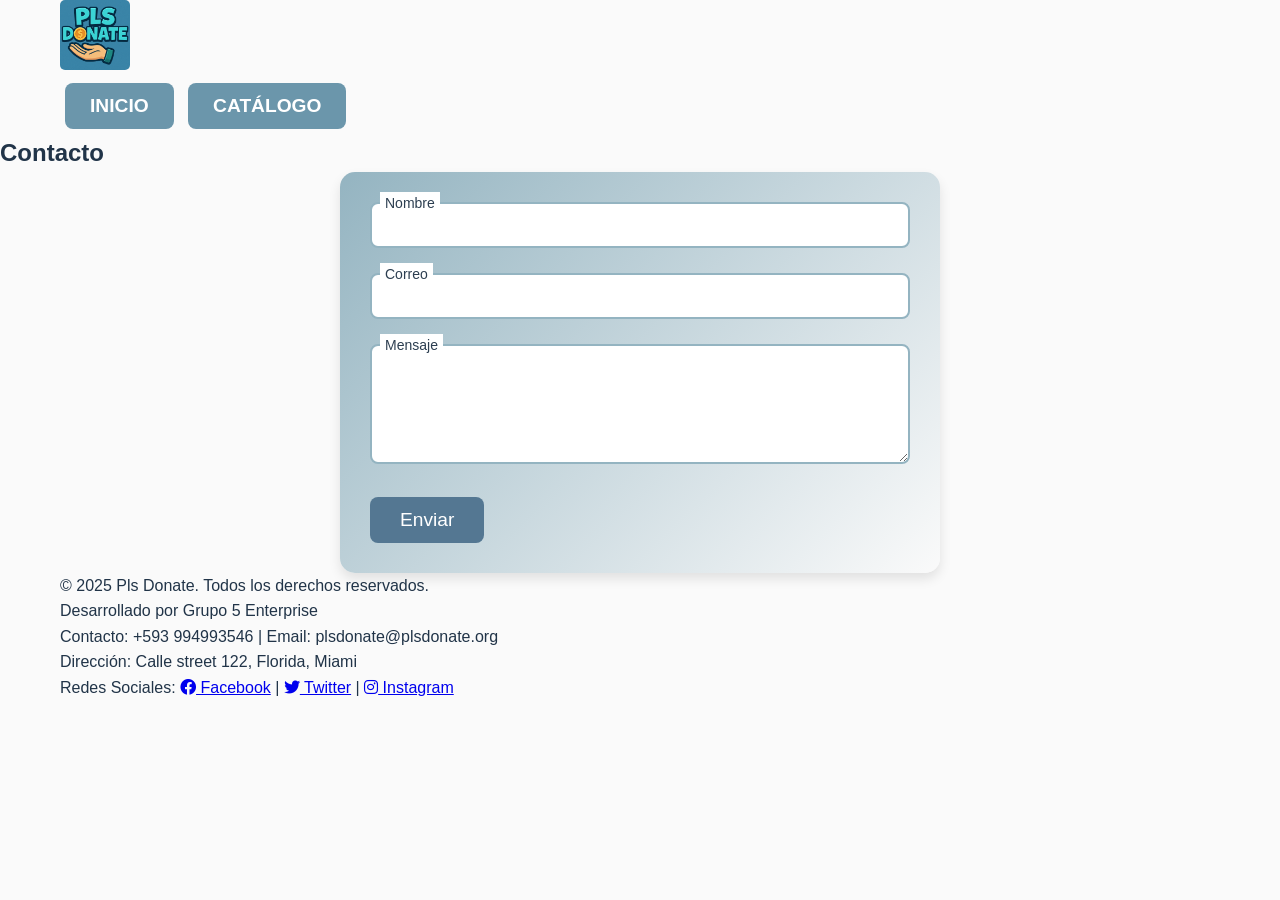
<file: P2ProyectoG5/pages/contact.html>
<!DOCTYPE html>
<html lang="es">
<head>
  <meta charset="UTF-8">
  <meta name="viewport" content="width=device-width, initial-scale=1.0">
  <title>Contacto</title>
  <link rel="stylesheet" href="../styles/style.css">
  <link href="https://cdnjs.cloudflare.com/ajax/libs/font-awesome/6.0.0-beta3/css/all.min.css" rel="stylesheet">
</head>
<body class="fade-in">
  <header class="header">
    <div class="container">
      <img src="../images/logo.png" alt="Logo de Pls Donate" class="logo">
      <nav class="navigation">
        <div class="button-container">
          <button class="nav-button" onclick="location.href='../pages/home.html'">Inicio</button>
          <button class="nav-button" onclick="location.href='../pages/catalog.html'">Catálogo</button>
        </div>
      </nav>
    </div>
  </header>

  <main class="grid-container">
    <section class="content-section">
      <h1>Contacto</h1>
      <form id="contact-form" class="donation-form">
        <div class="form-group">
          <label for="nombre">Nombre</label>
          <input type="text" id="nombre" name="nombre" required minlength="3" />
          <span class="error" id="err-nombre"></span>
        </div>
        <div class="form-group">
          <label for="correo">Correo</label>
          <input type="email" id="correo" name="correo" required />
          <span class="error" id="err-correo"></span>
        </div>
        <div class="form-group">
          <label for="mensaje">Mensaje</label>
          <textarea id="mensaje" name="mensaje" required minlength="10"></textarea>
          <span class="error" id="err-mensaje"></span>
        </div>
        <button type="submit" class="cta-button">Enviar</button>
      </form>
    </section>
  </main>

  <footer class="footer">
    <div class="container">
      <p>© 2025 Pls Donate. Todos los derechos reservados.</p>
      <p>Desarrollado por Grupo 5 Enterprise</p>
      <p>Contacto: +593 994993546 | Email: plsdonate@plsdonate.org</p>
      <p>Dirección: Calle street 122, Florida, Miami</p>
      <p>
        Redes Sociales:
        <a href="https://www.facebook.com/PlsDonate" target="_blank"><i class="fab fa-facebook"></i> Facebook</a> |
        <a href="https://www.twitter.com/PlsDonate" target="_blank"><i class="fab fa-twitter"></i> Twitter</a> |
        <a href="https://www.instagram.com/PlsDonate" target="_blank"><i class="fab fa-instagram"></i> Instagram</a>
      </p>
    </div>
  </footer>

  <script>
    const form = document.getElementById('contact-form');
    form.addEventListener('submit', e => {
      e.preventDefault();
      let valid = true;
      const name = form.nombre.value.trim();
      const email = form.correo.value.trim();
      const message = form.mensaje.value.trim();

      document.getElementById('err-nombre').textContent = '';
      document.getElementById('err-correo').textContent = '';
      document.getElementById('err-mensaje').textContent = '';

      if (name.length < 3) {
        document.getElementById('err-nombre').textContent = 'Nombre demasiado corto';
        valid = false;
      }
      if (!/^[^@\s]+@[^@\s]+\.[^@\s]+$/.test(email)) {
        document.getElementById('err-correo').textContent = 'Correo inválido';
        valid = false;
      }
      if (message.length < 10) {
        document.getElementById('err-mensaje').textContent = 'Mensaje muy corto';
        valid = false;
      }

      if (valid) {
        alert('Gracias por contactarnos');
        form.reset();
      }
    });
  </script>
</body>
</html>
</file>
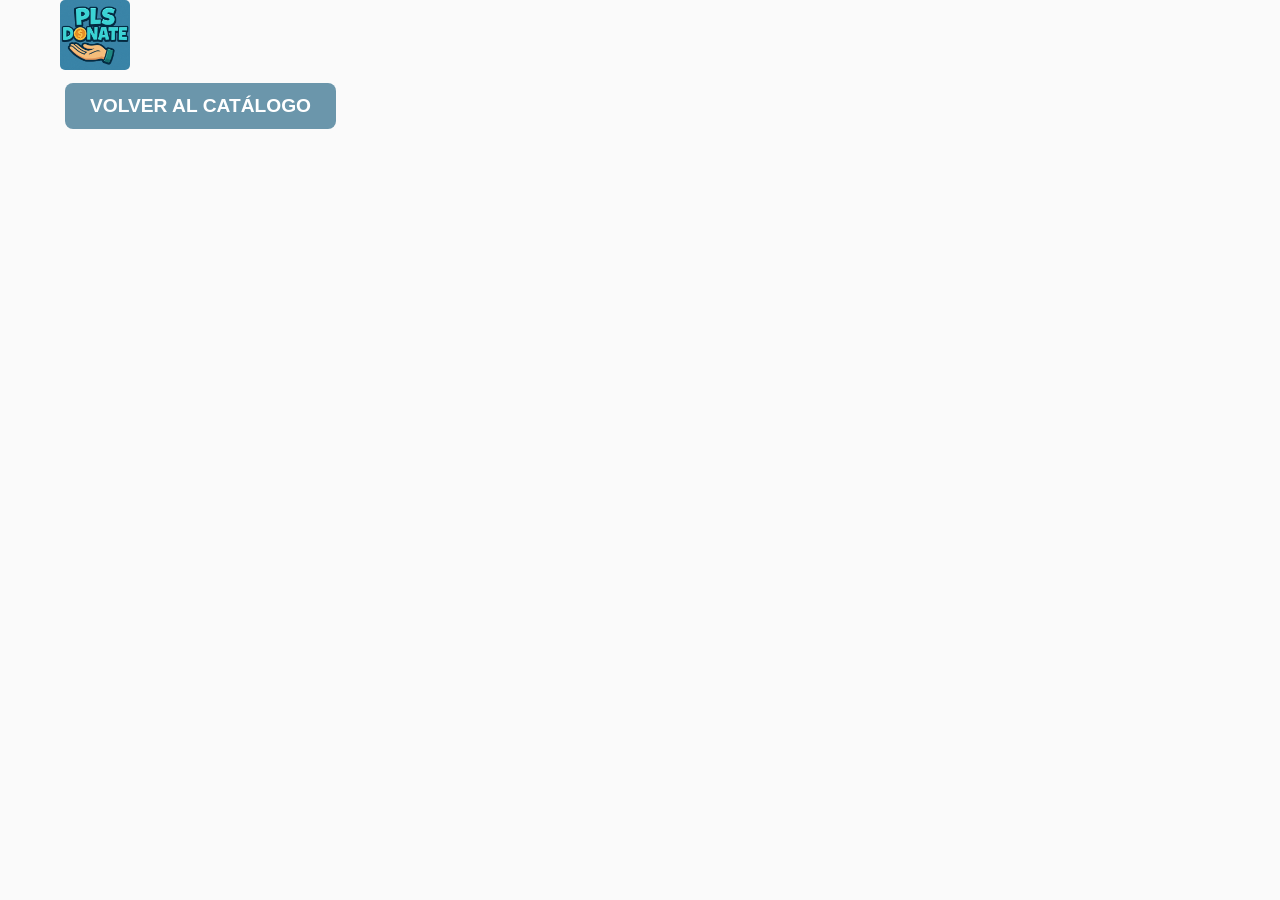
<file: P2ProyectoG5/pages/detail.html>
<!DOCTYPE html>
<html lang="es">
<head>
  <meta charset="UTF-8">
  <meta name="viewport" content="width=device-width, initial-scale=1.0">
  <title>Detalle de Organización</title>
  <link rel="stylesheet" href="../styles/style.css">
</head>
<body class="fade-in">
  <header class="header">
    <div class="container">
      <img src="../images/logo.png" alt="Logo de Pls Donate" class="logo">
      <nav class="navigation">
        <div class="button-container">
          <button class="nav-button" onclick="location.href='../pages/catalog.html'">Volver al catálogo</button>
        </div>
      </nav>
    </div>
  </header>

  <main class="grid-container">
    <section class="content-section">
      <div id="detail" class="info-box"></div>
    </section>
  </main>

  <script>
    const params = new URLSearchParams(location.search);
    const id = parseInt(params.get('id'));
    async function loadDetail() {
      try {
        const res = await fetch('./data.json');
        const data = await res.json();
        const item = data.find(i => i.id === id);
        if (item) {
          const d = document.getElementById('detail');
          d.innerHTML = `<h1>${item.nombre}</h1><p>${item.descripcion}</p><p>Categoría: ${item.categoria}</p><p>Precio sugerido: US$ ${item.precio}</p>`;
        }
      } catch (e) {
        document.getElementById('detail').textContent = 'No se pudo cargar la información';
      }
    }
    loadDetail();
  </script>
</body>
</html>
</file>
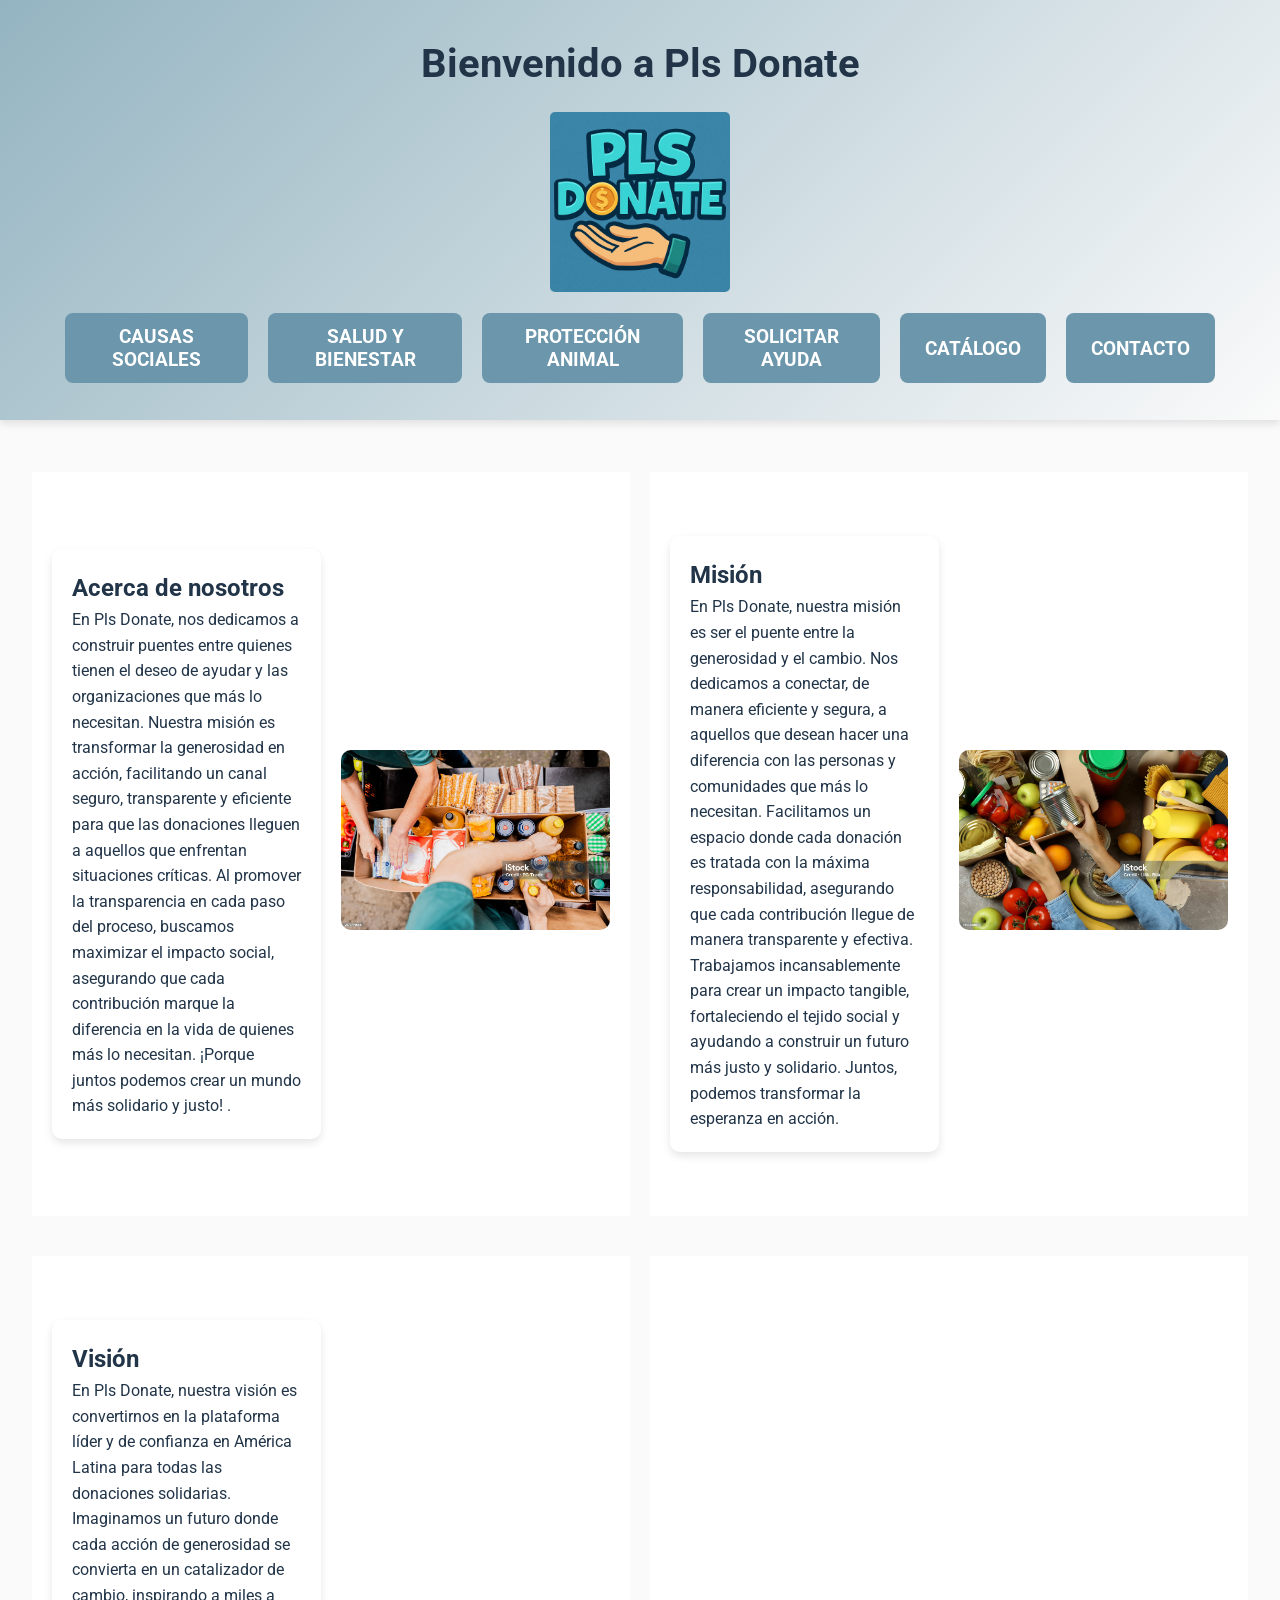
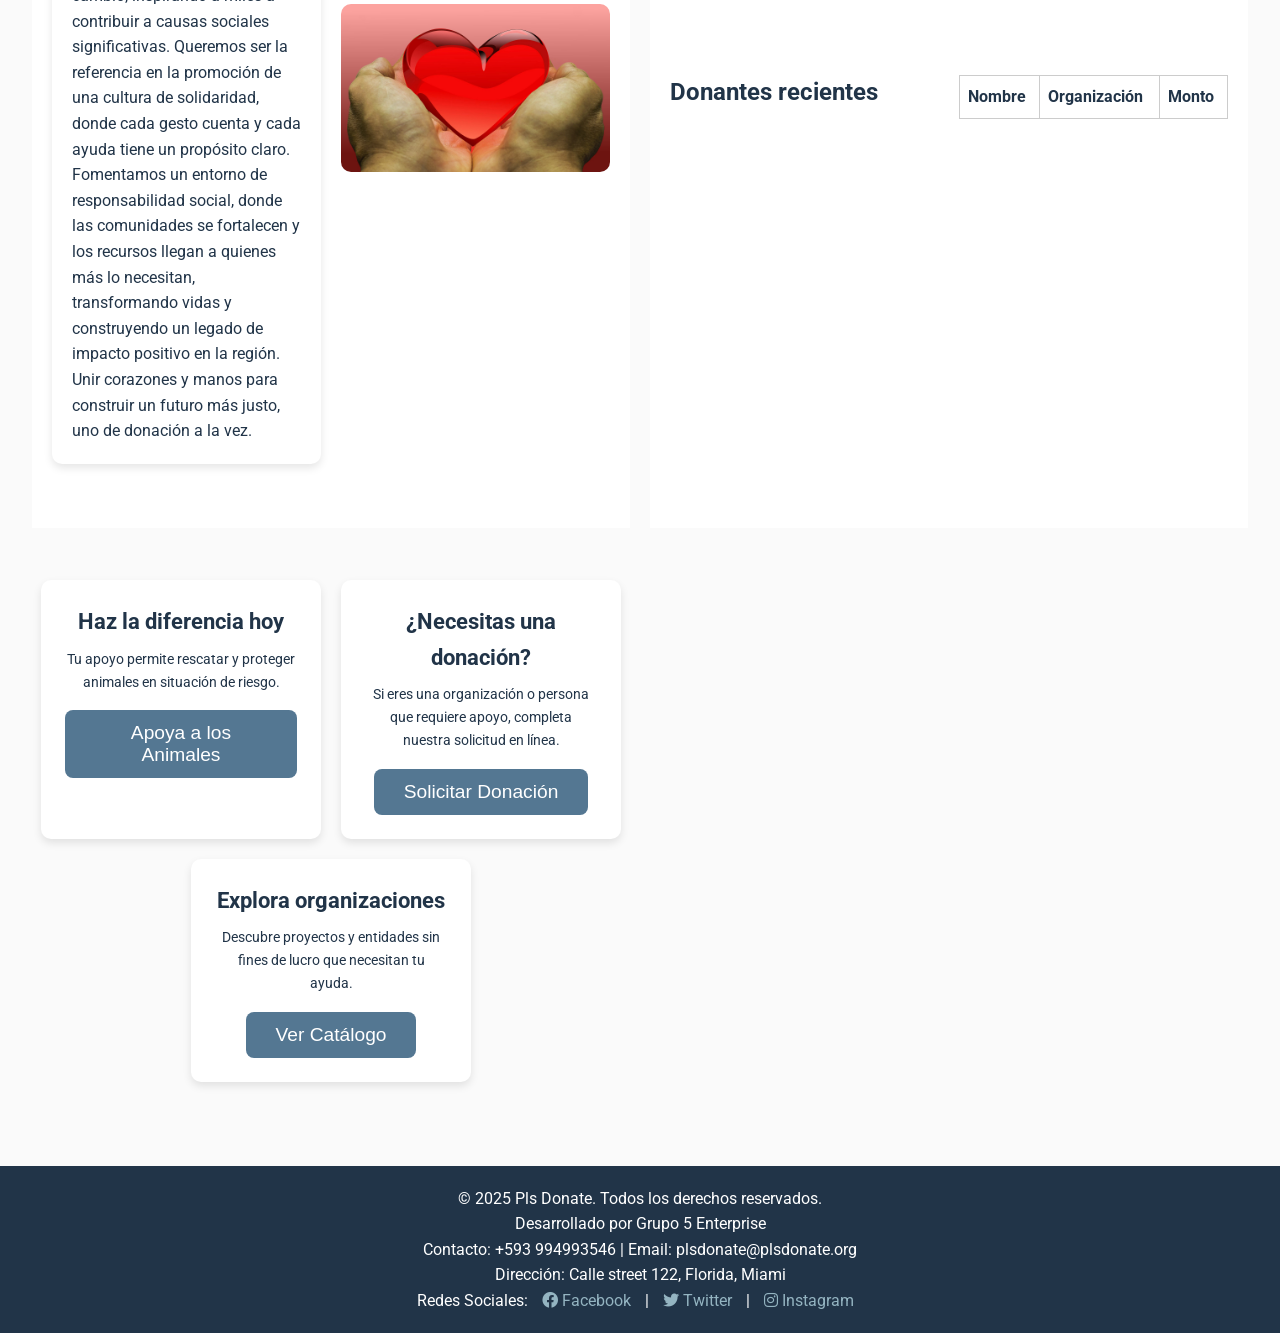
<file: P2ProyectoG5/pages/home.html>
<!DOCTYPE html>
<html lang="es">
<head>
  <meta charset="UTF-8">
  <meta http-equiv="X-UA-Compatible" content="IE=edge">
  <title>Pls Donate</title>
  <meta name="viewport" content="width=device-width, initial-scale=1.0, maximum-scale=1.0, user-scalable=no">
  <meta name="description" content="Pls Donate es una plataforma que conecta donantes con causas sociales, de salud y protección animal en América Latina.">
  <link href="https://fonts.googleapis.com/css2?family=Roboto:wght@400;700&display=swap" rel="stylesheet">
  <link rel="stylesheet" href="../styles/style.css">
  <link href="https://cdnjs.cloudflare.com/ajax/libs/font-awesome/6.0.0-beta3/css/all.min.css" rel="stylesheet">
</head>
<body class="home fade-in">
  <header class="header">
    <div class="container">
      <h1 class="header-title">Bienvenido a Pls Donate</h1>
      <img src="../images/logo.png" alt="Logo de Pls Donate" class="logo">
      <nav class="navigation">
        <div class="button-container">
          <button class="nav-button" onclick="location.href='../pages/cause_social.html'">Causas Sociales</button>
          <button class="nav-button" onclick="location.href='../pages/cause_health.html'">Salud y Bienestar</button>
          <button class="nav-button" onclick="location.href='../pages/cause_animal.html'">Protección Animal</button>
          <button class="nav-button" onclick="location.href='../pages/apply.html'">Solicitar Ayuda</button>
          <button class="nav-button" onclick="location.href='../pages/catalog.html'">Catálogo</button>
          <button class="nav-button" onclick="location.href='../pages/contact.html'">Contacto</button>
        </div>
      </nav>
    </div>
  </header>

  <main class="grid-container">
    <!-- Acerca de nosotros -->
    <section class="content-section">
      <div class="info-box same-height">
        <h2>Acerca de nosotros</h2>
        <p>En Pls Donate, nos dedicamos a construir puentes entre quienes tienen el deseo de ayudar y las organizaciones
          que más lo necesitan. Nuestra misión es transformar la generosidad en acción, facilitando un canal seguro, transparente
          y eficiente para que las donaciones lleguen a aquellos que enfrentan situaciones críticas. Al promover la transparencia en
          cada paso del proceso, buscamos maximizar el impacto social, asegurando que cada contribución marque la diferencia en la vida
          de quienes más lo necesitan.
          ¡Porque juntos podemos crear un mundo más solidario y justo!
          .</p>
      </div>
      <div class="content-image">
        <img src="../images/dona.jpg" alt="Voluntarios entregando donaciones para animales rescatados">
      </div>
    </section>

    <!-- Misión -->
    <section class="content-section">
      <div class="info-box same-height">
        <h2>Misión</h2>
        <p>
          En Pls Donate, nuestra misión es ser el puente entre la generosidad y el cambio. Nos dedicamos a conectar, de manera eficiente y segura,
          a aquellos que desean hacer una diferencia con las personas y comunidades que más lo necesitan. Facilitamos un espacio donde cada donación
           es tratada con la máxima responsabilidad, asegurando que cada contribución llegue de manera transparente y efectiva. Trabajamos incansablemente
           para crear un impacto tangible, fortaleciendo el tejido social y ayudando a construir un futuro más justo y solidario.
           Juntos, podemos transformar la esperanza en acción.
          </p>
      </div>
      <div class="content-image">
        <img src="../images/dona1.jpg" alt="Rescate animal financiado por donaciones solidarias">
      </div>
    </section>

    <!-- Visión -->
    <section class="content-section">
      <div class="info-box same-height">
        <h2>Visión</h2>
        <p>
          En Pls Donate, nuestra visión es convertirnos en la plataforma líder y de confianza en América Latina para todas las donaciones
          solidarias. Imaginamos un futuro donde cada acción de generosidad se convierta en un catalizador de cambio, inspirando a miles a
          contribuir a causas sociales significativas. Queremos ser la referencia en la promoción de una cultura de solidaridad, donde cada
          gesto cuenta y cada ayuda tiene un propósito claro. Fomentamos un entorno de responsabilidad social, donde las comunidades se fortalecen
          y los recursos llegan a quienes más lo necesitan, transformando vidas y construyendo un legado de impacto positivo en la región.
          Unir corazones y manos para construir un futuro más justo, uno de donación a la vez.
          </p>
      </div>
      <div class="content-image">
        <img src="../images/dona3.jpg" alt="Equipo cuidando animales vulnerables gracias a tus donaciones">
      </div>
    </section>

    <section class="content-section">
      <h2>Donantes recientes</h2>
      <table id="donor-table">
        <thead>
          <tr><th>Nombre</th><th>Organización</th><th>Monto</th></tr>
        </thead>
        <tbody></tbody>
      </table>
    </section>

    <section class="mini-cta-section">
      <div class="mini-cta">
        <h3>Haz la diferencia hoy</h3>
        <p>Tu apoyo permite rescatar y proteger animales en situación de riesgo.</p>
        <button class="cta-button" onclick="location.href='../pages/cause_animal.html'">Apoya a los Animales</button>
      </div>
      <div class="mini-cta">
        <h3>¿Necesitas una donación?</h3>
        <p>Si eres una organización o persona que requiere apoyo, completa nuestra solicitud en línea.</p>
        <button class="cta-button" onclick="location.href='../pages/apply.html'">Solicitar Donación</button>
      </div>
      <div class="mini-cta">
        <h3>Explora organizaciones</h3>
        <p>Descubre proyectos y entidades sin fines de lucro que necesitan tu ayuda.</p>
        <button class="cta-button" onclick="location.href='../pages/catalog.html'">Ver Catálogo</button>
      </div>
    </section>
  </main>

  <footer class="footer">
    <div class="container">
      <p>© 2025 Pls Donate. Todos los derechos reservados.</p>
      <p>Desarrollado por Grupo 5 Enterprise</p>
      <p>Contacto: +593 994993546 | Email: plsdonate@plsdonate.org</p>
      <p>Dirección: Calle street 122, Florida, Miami</p>
      <p>
        Redes Sociales:
        <a href="https://www.facebook.com/PlsDonate" target="_blank"><i class="fab fa-facebook"></i> Facebook</a> |
        <a href="https://www.twitter.com/PlsDonate" target="_blank"><i class="fab fa-twitter"></i> Twitter</a> |
        <a href="https://www.instagram.com/PlsDonate" target="_blank"><i class="fab fa-instagram"></i> Instagram</a>
      </p>
    </div>
  </footer>
  <script>
    function renderDonors() {
      const donorTableBody = document.querySelector('#donor-table tbody');
      donorTableBody.innerHTML = '';
      const donors = JSON.parse(localStorage.getItem('donors') || '[]');
      donors.forEach(d => {
        const tr = document.createElement('tr');
        tr.innerHTML = `<td>${d.nombre}</td><td>${d.organizacion}</td><td>$${d.monto.toFixed(2)}</td>`;
        donorTableBody.appendChild(tr);
      });
    }
    renderDonors();
  </script>
</body>
</html>
</file>
<file: P2ProyectoG5/styles/style.css>
/* ----------------------------
   Pls Donate – hoja de estilos completa (Clases CSS implementadas)
   ---------------------------- */

/* Reset básico */
* {
  margin: 0;
  padding: 0;
  box-sizing: border-box;
}

:root {
  --dark-blue: #213448;
  --mid-blue: #547792;
  --light-blue: #94B4C1;
  --light-cream: #ffffff;
  --text-color: #213448;
  --background: #fafafa;
  --gradient: linear-gradient(135deg, #94B4C1, #fafafa);
  --ease-snappy: cubic-bezier(.55, .06, .53, .95);
}

body {
  font-family: 'Roboto', 'Segoe UI', sans-serif;
  background-color: var(--background);
  color: var(--text-color);
  line-height: 1.6;
  min-height: 100vh;
}

.container {
  max-width: 1200px;
  margin: 0 auto;
  padding: 0 20px;
}

/* HOME */
.home .header {
  background: var(--gradient);
  color: var(--dark-blue);
  padding: 2rem 0;
  box-shadow: 0 4px 8px rgba(0, 0, 0, 0.1);
  display: flex;
  justify-content: space-between;
  align-items: center;
}
.home .header .container {
  display: flex;
  flex-direction: column;
  align-items: center;
  text-align: center;
}
.home .header .logo {
  max-width: 180px;
}
.home .header-title {
  font-size: 2.5rem;
  font-weight: bold;
  margin-bottom: 1rem;
  text-align: center;
}
.home .logo {
  max-width: 150px;
  height: auto;
  margin-bottom: 1rem;
}
.home .navigation {
  width: 100%;
}
.home .button-container {
  display: flex;
  justify-content: center;
  gap: 10px;
}
.nav-button {
  background-color: #6b96ab;
  padding: 12px 25px;
  margin: 5px;
  border: none;
  border-radius: 8px;
  font-size: 1.2rem;
  cursor: pointer;
  font-family: 'Roboto', 'Segoe UI', sans-serif;
  transition: background-color 0.3s var(--ease-snappy), transform 0.2s var(--ease-snappy);
  color: white;
  text-transform: uppercase;
  font-weight: bold;
}
.nav-button:hover {
  background-color: #5d7b84;
  transform: translateY(-2px);
}
.home .grid-container {
  display: grid;
  grid-template-columns: 1fr;
  gap: 20px;
  padding: 2rem;
}
.home .content-section {
  display: grid;
  grid-template-columns: 1fr 1fr;
  align-items: center;
  gap: 20px;
  padding: 2rem 0;
}
.home .info-box {
  flex: 1 1 45%;
  min-width: 260px;
  padding: 20px;
  background: var(--light-cream);
  border-radius: 10px;
  box-shadow: 0 4px 8px rgba(0, 0, 0, 0.1);
}
.home .content-image {
  flex: 1 1 45%;
  min-width: 260px;
  max-width: 500px;
}
.home .same-height {
  min-height: 200px;
}
.home .content-image img {
  width: 100%;
  height: auto;
  max-height: 300px;
  border-radius: 10px;
  object-fit: cover;
}

.home .mini-cta-section {
  display: flex;
  flex-wrap: wrap;
  justify-content: center;
  gap: 20px;
  margin: 2rem 0;
}

.home .mini-cta {
  background: var(--light-cream);
  color: var(--text-color);
  text-align: center;
  padding: 1.5rem;
  border-radius: 10px;
  box-shadow: 0 4px 8px rgba(0, 0, 0, 0.1);
  max-width: 280px;
  flex: 1 1 260px;
}

.home .mini-cta h3 {
  font-size: 1.4rem;
  margin-bottom: 0.5rem;
}

.home .mini-cta p {
  font-size: 0.9rem;
  margin-bottom: 1rem;
}

.cta-button {
  background: var(--mid-blue);
  color: #fff;
  padding: 12px 30px;
  border: none;
  border-radius: 8px;
  font-size: 1.2rem;
  cursor: pointer;
  transition: background-color 0.3s var(--ease-snappy), transform 0.2s var(--ease-snappy);
}

.cta-button:hover {
  background: #365b7a;
  transform: translateY(-2px);
}

.home .content-section {
  background-color: var(--light-cream);
  padding: 4rem 20px;
  width: 100%;
  box-sizing: border-box;
  margin-top: 20px;
}

.home .footer {
  background-color: var(--dark-blue);
  color: white;
  padding: 20px 0;
  margin-top: 20px;
}
.home .footer .container {
  text-align: center;
}
.home .footer a {
  color: var(--light-blue);
  text-decoration: none;
  margin: 0 10px;
}
.home .footer a:hover {
  text-decoration: underline;
}
/* PÁGINAS DE CAUSAS */
.cause-social .grid-container,
.protection-animal .grid-container,
.cause-health .grid-container,
.apply .grid-container {
  display: grid;
  grid-template-areas:
    "a a"
    "b1 b1"
    "c1 c1"
    "c2 c2"
    "c3 c3";
  gap: 15px;
  padding: 20px;
  max-width: 1200px;
  margin: 0 auto;
}
.area-a {
  grid-area: a;
  background: var(--gradient);
  color: var(--dark-blue);
  display: flex;
  align-items: center;
  justify-content: space-between;
  padding: 1rem 2rem;
  border-radius: 10px;
  box-shadow: 0 3px 5px rgba(0, 0, 0, 0.1);
}
.logo {
  height: 70px;
  border-radius: 5px;
}
.area-b1 h1 {
  font-size: 2.5rem;
  margin: 20px 0;
  color: var(--dark-blue);
}
.card {
  background: #f9f9f9;
  padding: 25px;
  border-radius: 10px;
  box-shadow: 0 4px 8px rgba(0, 0, 0, 0.1);
  text-align: center;
  max-width: 600px;
  margin: 0 auto;
}
.support-options {
  display: grid;
  grid-template-columns: repeat(auto-fit, minmax(250px, 1fr));
  gap: 20px;
  padding: 20px;
}
.support-item {
  background: #ffffff;
  border: 1px solid #e0e0e0;
  border-radius: 8px;
  padding: 20px;
  text-align: center;
  transition: transform 0.2s ease, box-shadow 0.2s ease;
}
.support-item:hover {
  transform: translateY(-5px);
  box-shadow: 0 6px 12px rgba(0, 0, 0, 0.15);
}
.donation-form {
  background: var(--gradient);
  border-radius: 15px;
  padding: 30px;
  max-width: 600px;
  margin: 0 auto;
  box-shadow: 0 6px 12px rgba(0, 0, 0, 0.1);
}

/* Catalog and donor table */
.controls {
  display: flex;
  gap: 10px;
  justify-content: center;
  margin-bottom: 20px;
}

.card-grid {
  display: grid;
  grid-template-columns: repeat(auto-fill, minmax(250px, 1fr));
  gap: 20px;
}

.catalog .card {
  max-width: none;
  margin: 0;
}

.catalog .card img {
  width: 100%;
  height: 200px;
  object-fit: cover;
  border-radius: 8px;
  margin-bottom: 15px;
}

#donor-table {
  width: 100%;
  border-collapse: collapse;
  margin-top: 10px;
}

#donor-table th,
#donor-table td {
  border: 1px solid #ccc;
  padding: 8px;
  text-align: left;
}

.hidden {
  display: none;
}

.error {
  color: #e74c3c;
  font-size: 0.9rem;
}
.form-group {
  margin-bottom: 25px;
  position: relative;
}
.form-group label {
  position: absolute;
  top: -10px;
  left: 10px;
  background: var(--light-cream);
  padding: 0 5px;
  font-size: 14px;
  color: #2c3e50;
  transition: all 0.3s ease;
}
.form-group input,
.form-group select,
.form-group textarea {
  width: 100%;
  padding: 12px;
  border: 2px solid #94B4C1;
  border-radius: 8px;
  font-size: 16px;
  background: #ffffff;
  transition: border-color 0.3s ease;
}
.form-group input:focus,
.form-group select:focus,
.form-group textarea:focus {
  border-color: #213448;
  outline: none;
}
.form-group textarea {
  height: 120px;
  resize: vertical;
}
.submit-btn {
  background: linear-gradient(90deg, #213448, #547792);
  color: #ffffff;
  padding: 12px 25px;
  border: none;
  border-radius: 8px;
  font-size: 16px;
  cursor: pointer;
  transition: transform 0.3s var(--ease-snappy), box-shadow 0.3s var(--ease-snappy);
  width: 100%;
}
.submit-btn:hover {
  transform: translateY(-2px);
  box-shadow: 0 4px 8px rgba(0, 0, 0, 0.2);
}

/* Animations */
.fade-in {
  animation: fadeIn 1s ease-in-out;
}

.slide-in-left {
  animation: slideInLeft 0.8s ease-out both;
}

.slide-in-right {
  animation: slideInRight 0.8s ease-out both;
}

.zoom-in {
  animation: zoomIn 0.8s ease-out both;
}

/* Loader */
.loader-page {
  display: flex;
  justify-content: center;
  align-items: center;
  height: 100vh;
  background: var(--background);
}

.loader-container {
  position: relative;
  width: 200px;
  height: 100px;
}

.loader-path {
  position: absolute;
  inset: 0;
  border: 2px dashed var(--light-blue);
  offset-path: path('M10,80 C40,10 65,10 95,80 S150,150 180,80');
}

.path-loader {
  width: 20px;
  height: 20px;
  background: var(--mid-blue);
  border-radius: 50%;
  offset-path: path('M10,80 C40,10 65,10 95,80 S150,150 180,80');
  animation: loader-move 3s var(--ease-snappy) infinite;
}

@keyframes fadeIn {
  from { opacity: 0; }
  to { opacity: 1; }
}

@keyframes slideInLeft {
  from { transform: translateX(-20px); opacity: 0; }
  to { transform: translateX(0); opacity: 1; }
}

@keyframes slideInRight {
  from { transform: translateX(20px); opacity: 0; }
  to { transform: translateX(0); opacity: 1; }
}

@keyframes zoomIn {
  from { transform: scale(0.8); opacity: 0; }
  to { transform: scale(1); opacity: 1; }
}

@keyframes loader-move {
  to { offset-distance: 100%; }
}

/* Media Queries */
@media (max-width: 768px) {
  .home .grid-container {
    grid-template-columns: 1fr;
  }
  .home .content-section {
    grid-template-columns: 1fr;
  }
}

@media (max-width: 480px) {
  .header-title {
    font-size: 1.8rem;
  }
  .nav-button {
    font-size: 1rem;
    padding: 10px 20px;
  }
}

@media (min-width: 1024px) {
  .home .grid-container {
    grid-template-columns: 1fr 1fr;
  }
  .home .content-section {
    grid-template-columns: 1fr 1fr;
  }
}
</file>
